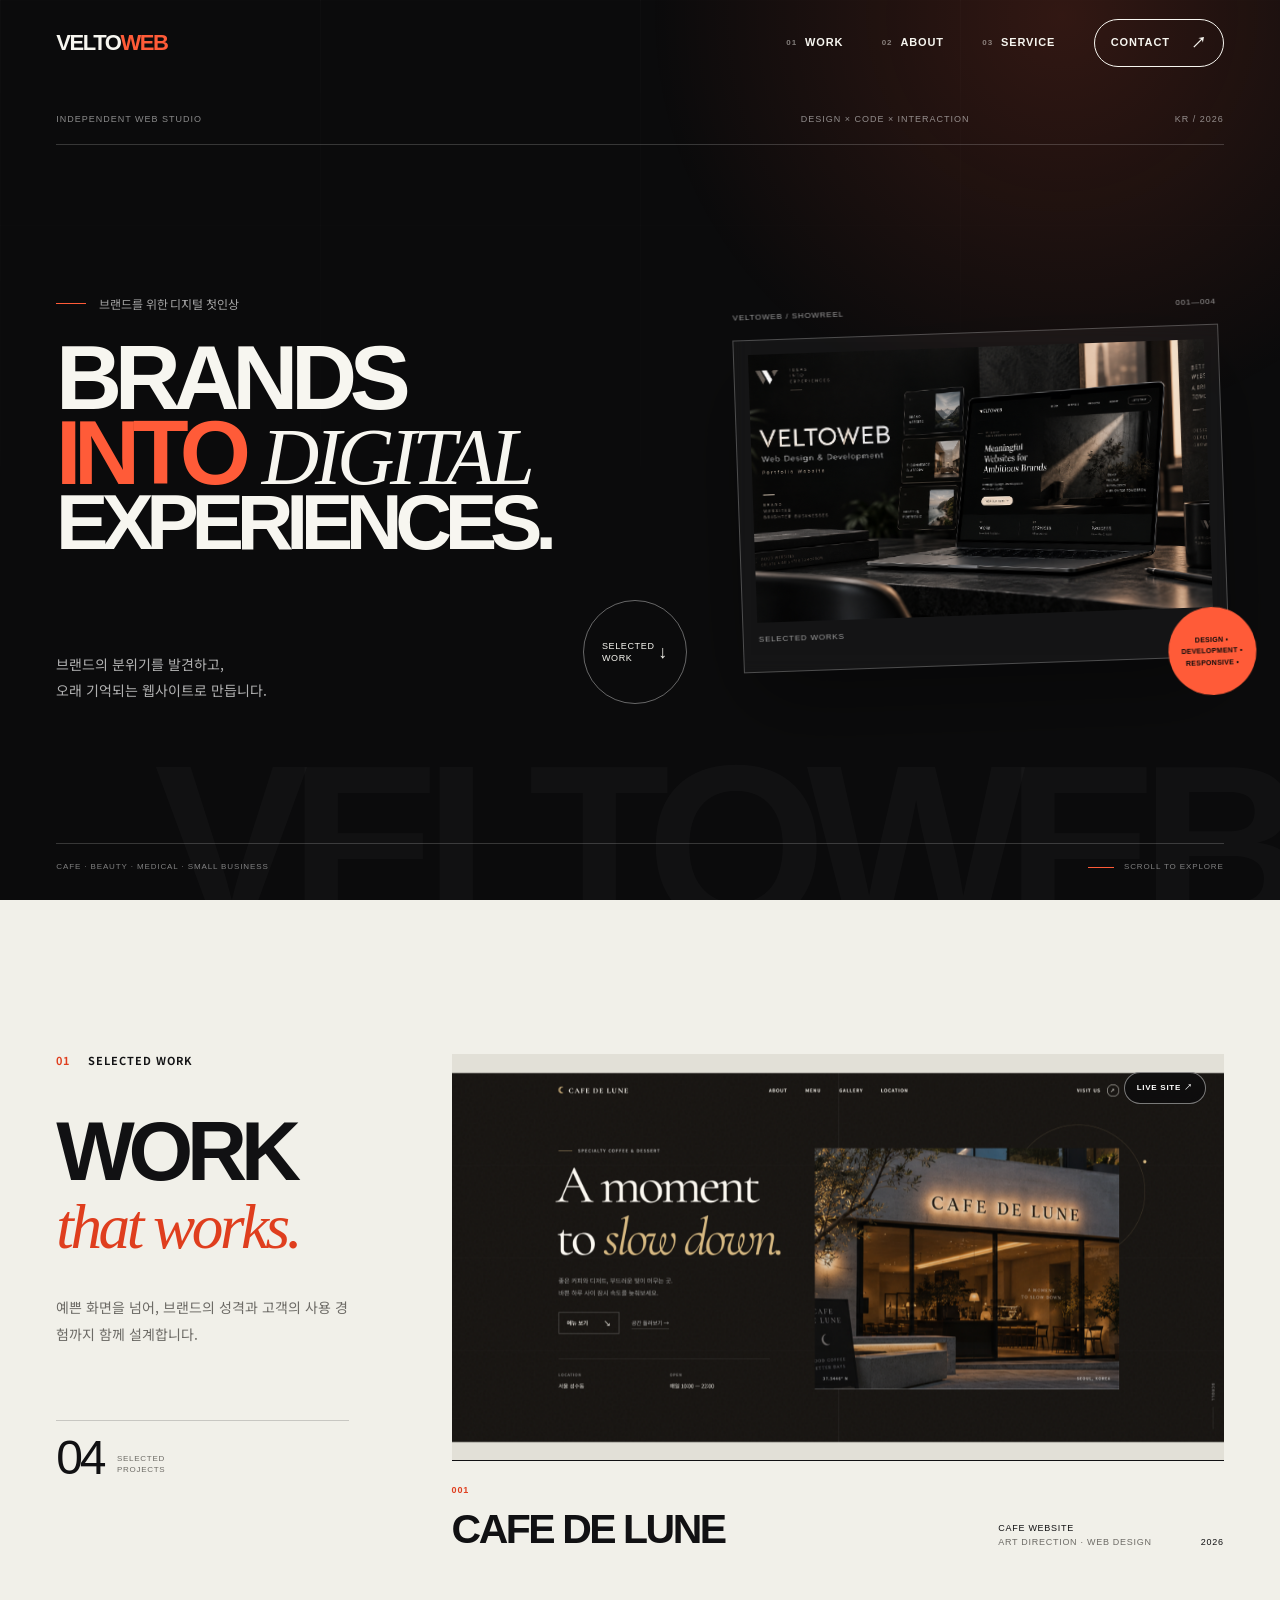
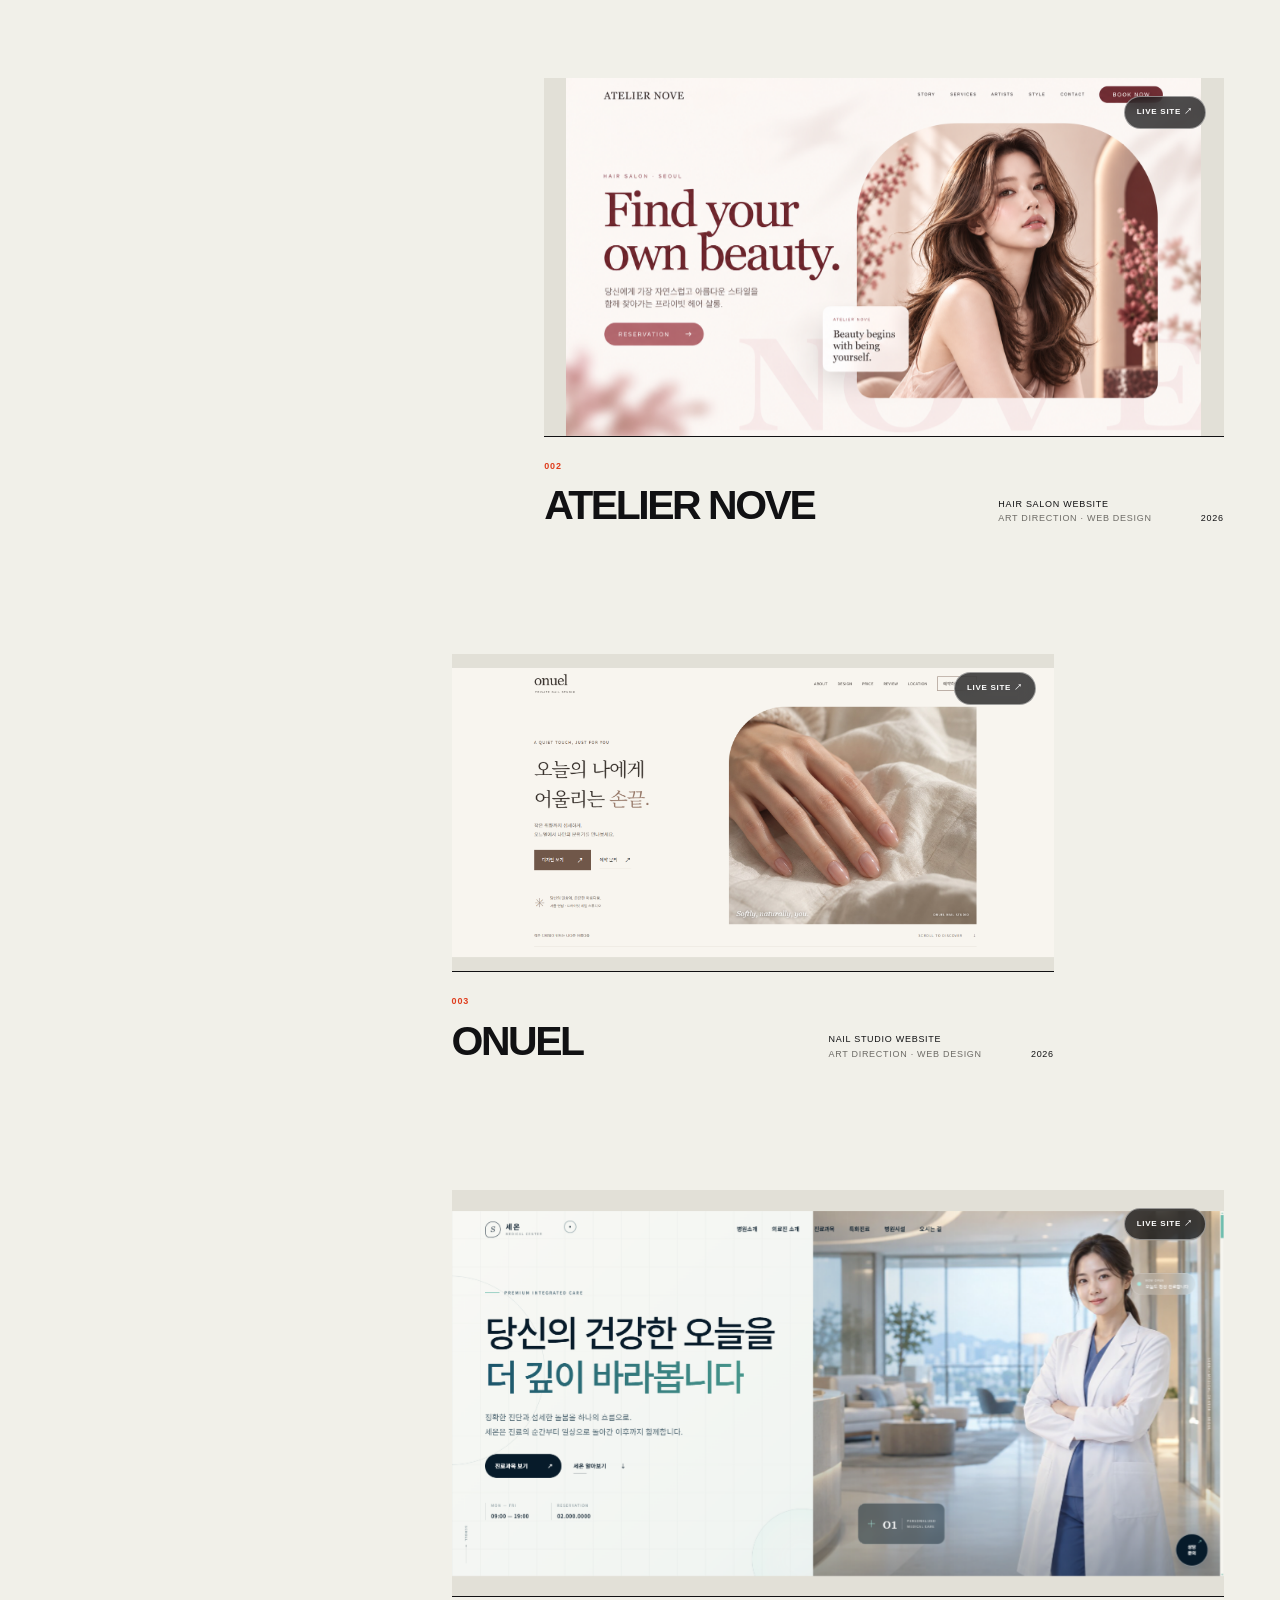
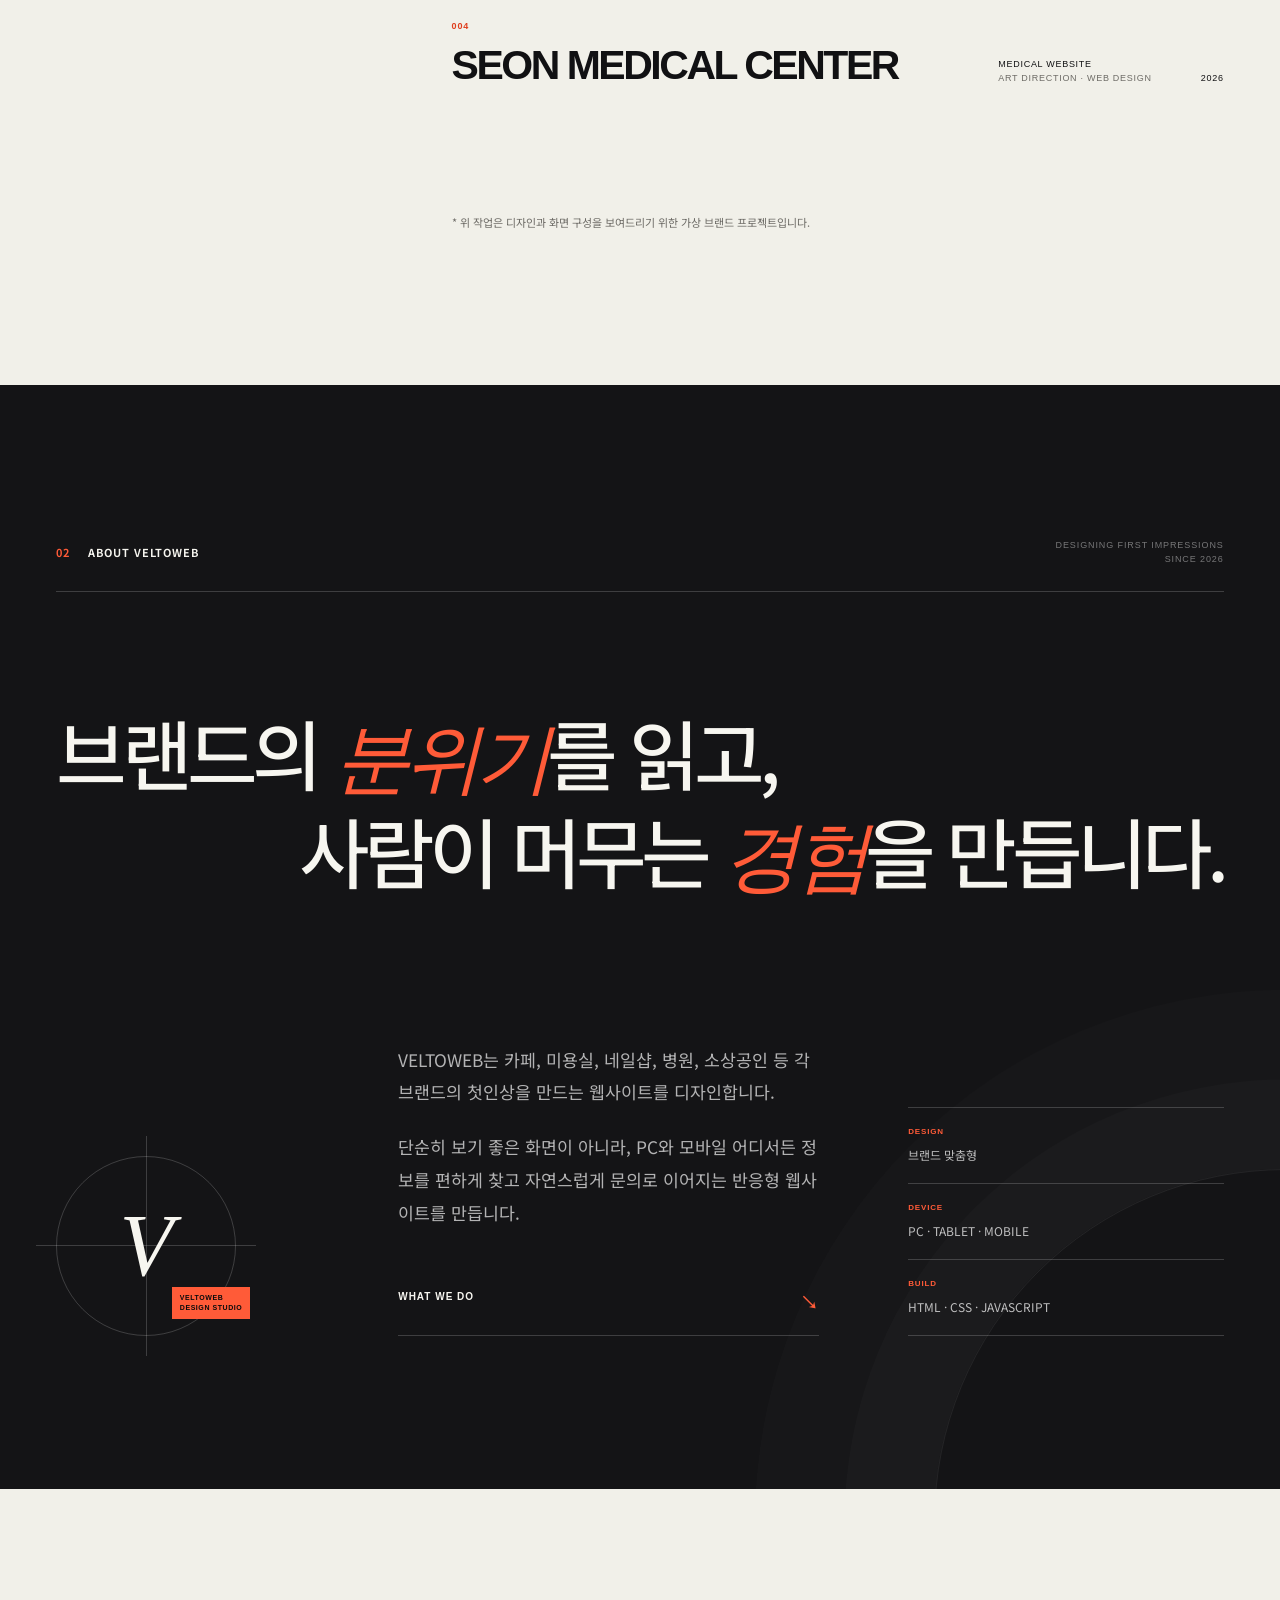
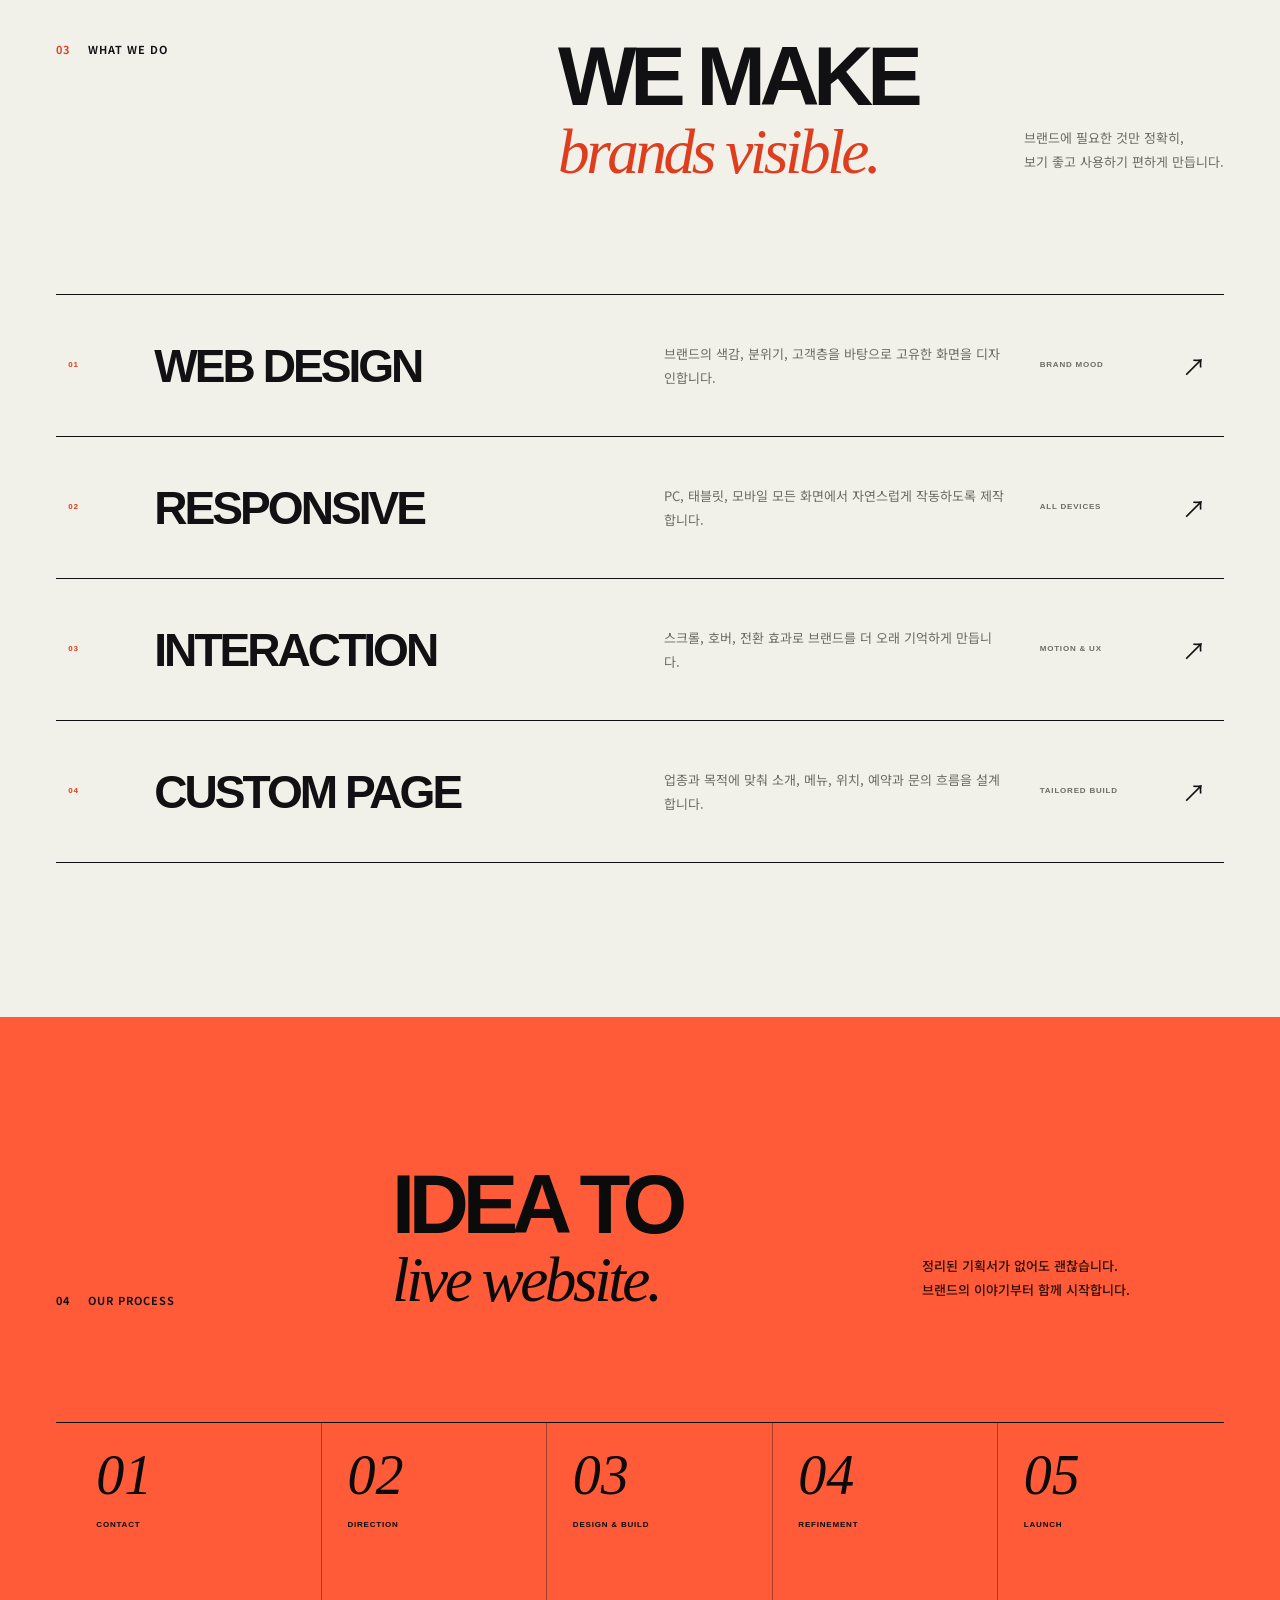
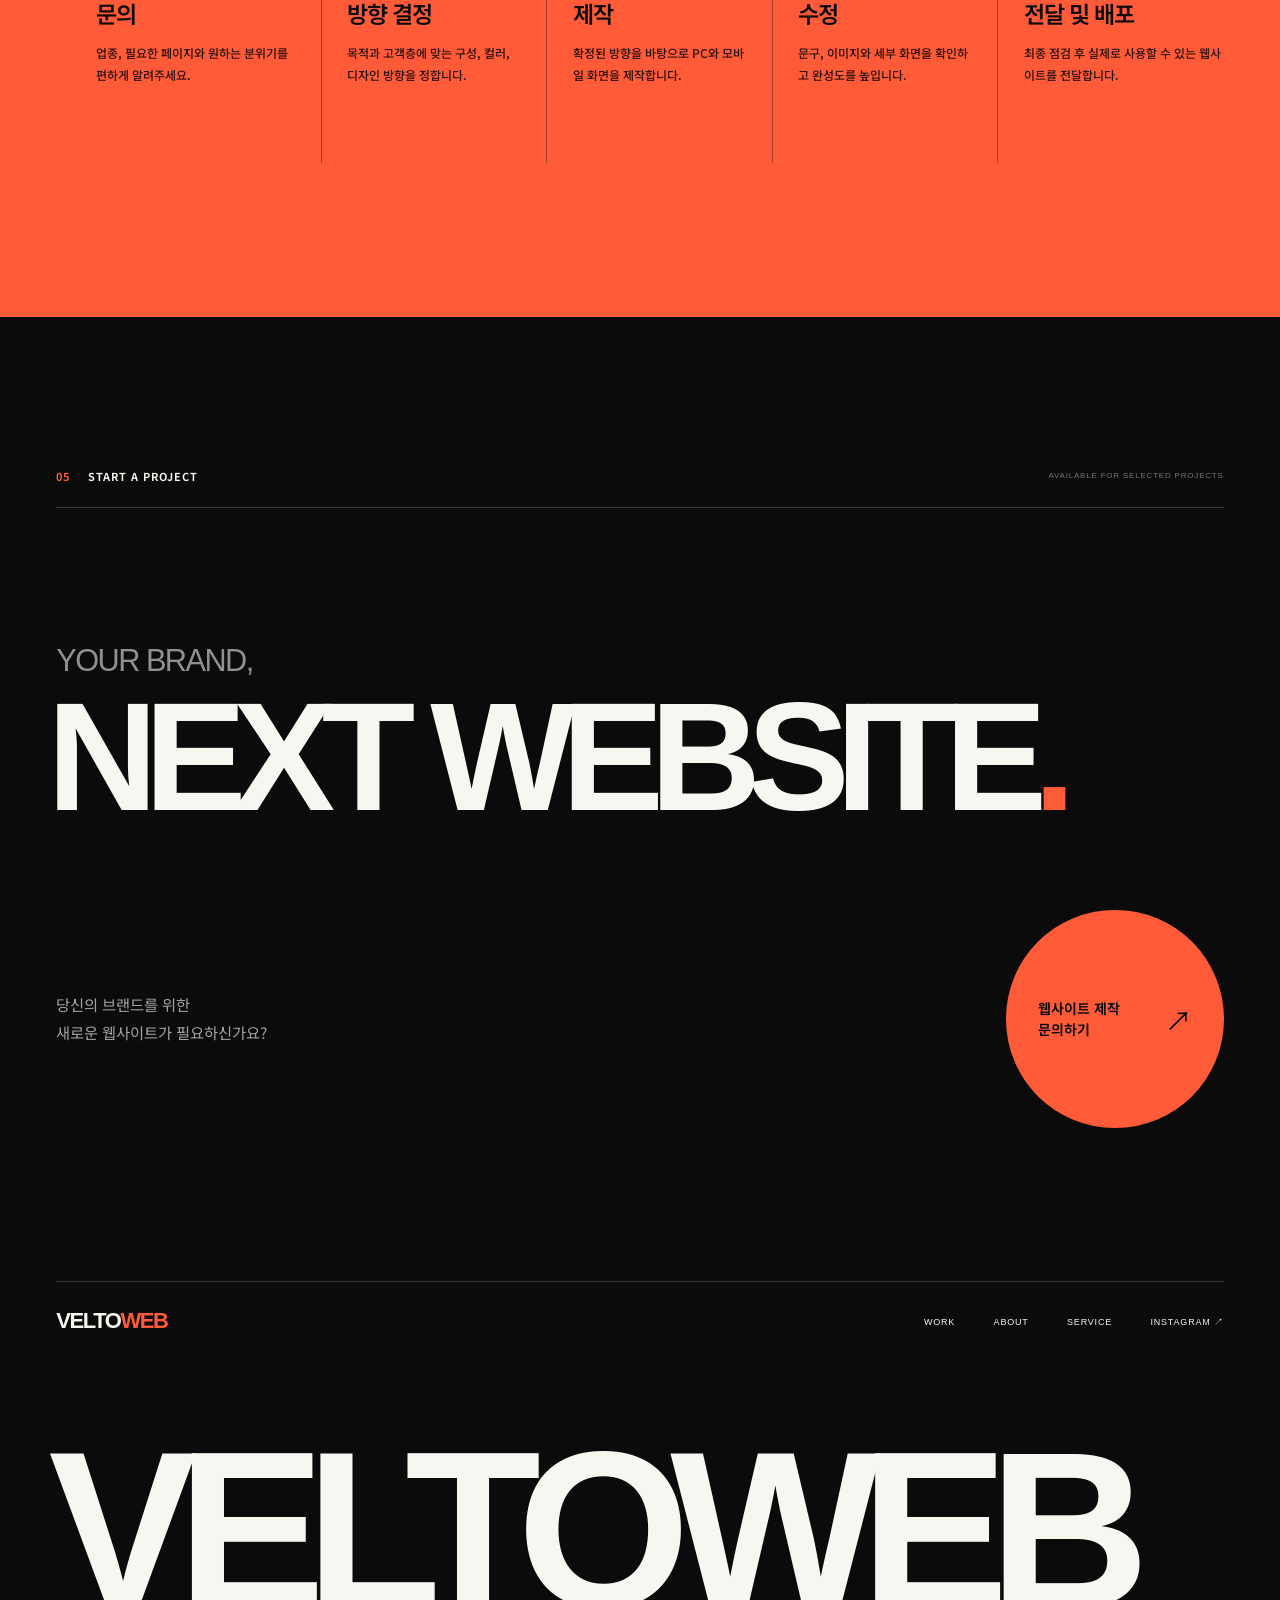
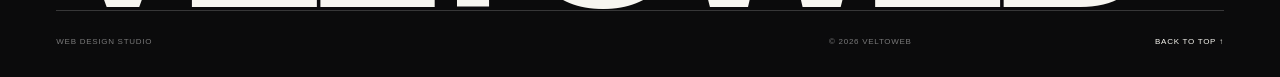
<file: index.html>
<!doctype html>
<html lang="ko">
<head>
  <meta charset="UTF-8">
  <meta name="viewport" content="width=device-width, initial-scale=1, viewport-fit=cover">
  <meta name="theme-color" content="#0b0b0c">

  <title>VELTOWEB — Web Design Studio</title>
  <meta name="description" content="카페, 미용실, 네일샵, 병원과 소상공인을 위한 반응형 웹사이트를 디자인하는 VELTOWEB입니다.">
  <meta property="og:title" content="VELTOWEB — Web Design Studio">
  <meta property="og:description" content="브랜드의 첫인상을 만드는 웹사이트. 디자인부터 반응형 제작까지 VELTOWEB과 함께하세요.">
  <meta property="og:type" content="website">
  <meta property="og:url" content="https://veltoweb.github.io/">
  <meta property="og:image" content="https://veltoweb.github.io/images/preview-cover-2.png">
  <meta name="twitter:card" content="summary_large_image">

  <link rel="stylesheet" href="fonts/noto-sans-kr.css">
  <link rel="stylesheet" href="style.css">
  <script src="script.js" defer></script>
</head>
<body>
  <a class="skip-link" href="#main">본문으로 바로가기</a>

  <div class="intro" aria-hidden="true">
    <div class="intro__inner">
      <p class="intro__label">WEB DESIGN STUDIO</p>
      <div class="intro__wordmark" aria-label="VELTOWEB">
        <span>VELTO</span><span class="accent-text">WEB</span>
      </div>
      <div class="intro__track"><span></span></div>
      <p class="intro__count">EST. 2026</p>
    </div>
  </div>

  <div class="cursor" aria-hidden="true">
    <span class="cursor__label">VIEW</span>
  </div>

  <header class="site-header" data-header>
    <a class="brand" href="#home" aria-label="VELTOWEB 처음으로">
      <span>VELTO</span><span class="brand__accent">WEB</span>
    </a>

    <nav class="desktop-nav" aria-label="주 메뉴">
      <a href="#work"><span>01</span> WORK</a>
      <a href="#about"><span>02</span> ABOUT</a>
      <a href="#service"><span>03</span> SERVICE</a>
      <a class="desktop-nav__contact" href="#contact">CONTACT <span aria-hidden="true">↗</span></a>
    </nav>

    <button class="menu-toggle" type="button" aria-expanded="false" aria-controls="mobile-menu" aria-label="메뉴 열기">
      <span></span><span></span>
    </button>
    <span class="scroll-progress" aria-hidden="true"></span>
  </header>

  <div class="mobile-menu" id="mobile-menu" aria-hidden="true">
    <div class="mobile-menu__top">
      <span class="brand"><span>VELTO</span><span class="brand__accent">WEB</span></span>
      <button class="menu-close" type="button" aria-label="메뉴 닫기">CLOSE <span>×</span></button>
    </div>
    <nav aria-label="모바일 주 메뉴">
      <a href="#work"><small>01</small><span>WORK</span><em>작업 사례</em><b>↗</b></a>
      <a href="#about"><small>02</small><span>ABOUT</span><em>벨토웹 소개</em><b>↗</b></a>
      <a href="#service"><small>03</small><span>SERVICE</span><em>제작 서비스</em><b>↗</b></a>
      <a href="#process"><small>04</small><span>PROCESS</span><em>제작 과정</em><b>↗</b></a>
      <a href="#contact"><small>05</small><span>CONTACT</span><em>제작 문의</em><b>↗</b></a>
    </nav>
    <div class="mobile-menu__bottom">
      <p>WEB DESIGN &amp; DEVELOPMENT</p>
      <a href="https://www.instagram.com/veltoweb_kr/" target="_blank" rel="noopener noreferrer">INSTAGRAM ↗</a>
    </div>
  </div>

  <main id="main">
    <section class="hero dark-section" id="home" data-nav-theme="dark" aria-labelledby="hero-title">
      <div class="hero__ambient" aria-hidden="true"></div>
      <div class="hero__grid" aria-hidden="true"></div>

      <div class="hero__meta hero-reveal">
        <span>INDEPENDENT WEB STUDIO</span>
        <span>DESIGN × CODE × INTERACTION</span>
        <span>KR / 2026</span>
      </div>

      <div class="hero__main">
        <div class="hero__copy">
          <p class="hero__eyebrow hero-reveal"><span></span> 브랜드를 위한 디지털 첫인상</p>
          <h1 id="hero-title">
            <span class="hero-line"><span>BRANDS</span></span>
            <span class="hero-line"><span>INTO <em>DIGITAL</em></span></span>
            <span class="hero-line"><span>EXPERIENCES.</span></span>
          </h1>
          <div class="hero__summary hero-reveal">
            <p>브랜드의 분위기를 발견하고,<br>오래 기억되는 웹사이트로 만듭니다.</p>
            <a class="round-link" href="#work" aria-label="선택한 프로젝트 보기">
              <span>SELECTED<br>WORK</span><b aria-hidden="true">↓</b>
            </a>
          </div>
        </div>

        <div class="hero__visual hero-reveal" data-tilt>
          <a href="#work" class="hero-frame" aria-label="VELTOWEB 프로젝트 둘러보기">
            <div class="hero-frame__image">
              <img src="images/preview-cover-2.png" width="1731" height="909" alt="VELTOWEB 웹디자인 스튜디오 포트폴리오 화면" fetchpriority="high" decoding="async">
            </div>
            <div class="hero-frame__top"><span>VELTOWEB / SHOWREEL</span><span>001—004</span></div>
            <div class="hero-frame__bottom"><span>SELECTED WORKS</span><span aria-hidden="true">↗</span></div>
          </a>
          <span class="hero__orbit" aria-hidden="true">DESIGN • DEVELOPMENT • RESPONSIVE •</span>
        </div>
      </div>

      <div class="hero__footer hero-reveal">
        <p>CAFE · BEAUTY · MEDICAL · SMALL BUSINESS</p>
        <p class="hero__scroll"><span></span> SCROLL TO EXPLORE</p>
      </div>
      <div class="hero__watermark" aria-hidden="true">VELTOWEB</div>
    </section>

    <section class="work light-section" id="work" data-nav-theme="light" aria-labelledby="work-title">
      <div class="work__layout">
        <header class="work__intro" data-reveal>
          <p class="section-kicker"><span>01</span> SELECTED WORK</p>
          <h2 id="work-title">WORK<br><em>that works.</em></h2>
          <p>예쁜 화면을 넘어, 브랜드의 성격과 고객의 사용 경험까지 함께 설계합니다.</p>
          <div class="work__count"><strong>04</strong><span>SELECTED<br>PROJECTS</span></div>
        </header>

        <div class="project-list">
          <article class="project project--wide" data-reveal>
            <a class="project__link" href="https://veltoweb.github.io/cafe-de-lune/index.html" target="_blank" rel="noopener noreferrer" data-cursor="VIEW" aria-label="CAFE DE LUNE 프로젝트 보기, 새 창">
              <div class="project__media">
                <img src="images/cafe-de-lune.png" width="1900" height="908" alt="CAFE DE LUNE 카페 웹사이트 메인 화면" loading="lazy" decoding="async">
                <span class="project__shade"></span>
                <span class="project__reveal" aria-hidden="true"></span>
                <span class="project__badge">LIVE SITE ↗</span>
              </div>
              <div class="project__info">
                <div><span class="project__number">001</span><h3>CAFE DE LUNE</h3></div>
                <p>CAFE WEBSITE<br><span>ART DIRECTION · WEB DESIGN</span></p>
                <time datetime="2026">2026</time>
              </div>
            </a>
          </article>

          <article class="project project--offset" data-reveal>
            <a class="project__link" href="https://veltoweb.github.io/atelier-nove/index.html" target="_blank" rel="noopener noreferrer" data-cursor="VIEW" aria-label="ATELIER NOVE 프로젝트 보기, 새 창">
              <div class="project__media">
                <img src="images/atelier-nove.png" width="1672" height="941" alt="ATELIER NOVE 헤어 살롱 웹사이트 메인 화면" loading="lazy" decoding="async">
                <span class="project__shade"></span>
                <span class="project__reveal" aria-hidden="true"></span>
                <span class="project__badge">LIVE SITE ↗</span>
              </div>
              <div class="project__info">
                <div><span class="project__number">002</span><h3>ATELIER NOVE</h3></div>
                <p>HAIR SALON WEBSITE<br><span>ART DIRECTION · WEB DESIGN</span></p>
                <time datetime="2026">2026</time>
              </div>
            </a>
          </article>

          <article class="project project--narrow" data-reveal>
            <a class="project__link" href="https://veltoweb.github.io/onuel/" target="_blank" rel="noopener noreferrer" data-cursor="VIEW" aria-label="ONUEL 프로젝트 보기, 새 창">
              <div class="project__media">
                <img src="images/onuel.png" width="1888" height="904" alt="ONUEL 네일샵 웹사이트 메인 화면" loading="lazy" decoding="async">
                <span class="project__shade"></span>
                <span class="project__reveal" aria-hidden="true"></span>
                <span class="project__badge">LIVE SITE ↗</span>
              </div>
              <div class="project__info">
                <div><span class="project__number">003</span><h3>ONUEL</h3></div>
                <p>NAIL STUDIO WEBSITE<br><span>ART DIRECTION · WEB DESIGN</span></p>
                <time datetime="2026">2026</time>
              </div>
            </a>
          </article>

          <article class="project project--wide" data-reveal>
            <a class="project__link" href="https://veltoweb.github.io/seon-medical-center/" target="_blank" rel="noopener noreferrer" data-cursor="VIEW" aria-label="SEON MEDICAL CENTER 프로젝트 보기, 새 창">
              <div class="project__media">
                <img src="images/seon-medical-center.png" width="1919" height="907" alt="SEON MEDICAL CENTER 병원 웹사이트 메인 화면" loading="lazy" decoding="async">
                <span class="project__shade"></span>
                <span class="project__reveal" aria-hidden="true"></span>
                <span class="project__badge">LIVE SITE ↗</span>
              </div>
              <div class="project__info">
                <div><span class="project__number">004</span><h3>SEON MEDICAL CENTER</h3></div>
                <p>MEDICAL WEBSITE<br><span>ART DIRECTION · WEB DESIGN</span></p>
                <time datetime="2026">2026</time>
              </div>
            </a>
          </article>

          <p class="project-disclaimer">* 위 작업은 디자인과 화면 구성을 보여드리기 위한 가상 브랜드 프로젝트입니다.</p>
        </div>
      </div>
    </section>

    <section class="about dark-section" id="about" data-nav-theme="dark" aria-labelledby="about-title">
      <div class="about__top" data-reveal>
        <p class="section-kicker section-kicker--light"><span>02</span> ABOUT VELTOWEB</p>
        <p>DESIGNING FIRST IMPRESSIONS<br>SINCE 2026</p>
      </div>

      <div class="about__statement" data-reveal>
        <h2 id="about-title">
          <span>브랜드의 <em>분위기</em>를 읽고,</span>
          <span>사람이 머무는 <em>경험</em>을 만듭니다.</span>
        </h2>
      </div>

      <div class="about__body">
        <div class="about__mark" data-reveal aria-hidden="true">
          <span>V</span><small>VELTOWEB<br>DESIGN STUDIO</small>
        </div>
        <div class="about__copy" data-reveal>
          <p>VELTOWEB는 카페, 미용실, 네일샵, 병원, 소상공인 등 각 브랜드의 첫인상을 만드는 웹사이트를 디자인합니다.</p>
          <p>단순히 보기 좋은 화면이 아니라, PC와 모바일 어디서든 정보를 편하게 찾고 자연스럽게 문의로 이어지는 반응형 웹사이트를 만듭니다.</p>
          <a class="line-link" href="#service">WHAT WE DO <span aria-hidden="true">↘</span></a>
        </div>
        <dl class="about__facts" data-reveal>
          <div><dt>DESIGN</dt><dd>브랜드 맞춤형</dd></div>
          <div><dt>DEVICE</dt><dd>PC · TABLET · MOBILE</dd></div>
          <div><dt>BUILD</dt><dd>HTML · CSS · JAVASCRIPT</dd></div>
        </dl>
      </div>
    </section>

    <section class="services light-section" id="service" data-nav-theme="light" aria-labelledby="service-title">
      <header class="section-head" data-reveal>
        <p class="section-kicker"><span>03</span> WHAT WE DO</p>
        <div>
          <h2 id="service-title">WE MAKE<br><em>brands visible.</em></h2>
          <p>브랜드에 필요한 것만 정확히,<br>보기 좋고 사용하기 편하게 만듭니다.</p>
        </div>
      </header>

      <div class="service-list">
        <article class="service-row" data-reveal>
          <span class="service-row__number">01</span>
          <h3>WEB DESIGN</h3>
          <p>브랜드의 색감, 분위기, 고객층을 바탕으로 고유한 화면을 디자인합니다.</p>
          <span class="service-row__tag">BRAND MOOD</span>
          <span class="service-row__arrow" aria-hidden="true">↗</span>
        </article>
        <article class="service-row" data-reveal>
          <span class="service-row__number">02</span>
          <h3>RESPONSIVE</h3>
          <p>PC, 태블릿, 모바일 모든 화면에서 자연스럽게 작동하도록 제작합니다.</p>
          <span class="service-row__tag">ALL DEVICES</span>
          <span class="service-row__arrow" aria-hidden="true">↗</span>
        </article>
        <article class="service-row" data-reveal>
          <span class="service-row__number">03</span>
          <h3>INTERACTION</h3>
          <p>스크롤, 호버, 전환 효과로 브랜드를 더 오래 기억하게 만듭니다.</p>
          <span class="service-row__tag">MOTION &amp; UX</span>
          <span class="service-row__arrow" aria-hidden="true">↗</span>
        </article>
        <article class="service-row" data-reveal>
          <span class="service-row__number">04</span>
          <h3>CUSTOM PAGE</h3>
          <p>업종과 목적에 맞춰 소개, 메뉴, 위치, 예약과 문의 흐름을 설계합니다.</p>
          <span class="service-row__tag">TAILORED BUILD</span>
          <span class="service-row__arrow" aria-hidden="true">↗</span>
        </article>
      </div>
    </section>

    <section class="process accent-section" id="process" data-nav-theme="light" aria-labelledby="process-title">
      <header class="process__head" data-reveal>
        <p class="section-kicker"><span>04</span> OUR PROCESS</p>
        <h2 id="process-title">IDEA TO<br><em>live website.</em></h2>
        <p>정리된 기획서가 없어도 괜찮습니다.<br>브랜드의 이야기부터 함께 시작합니다.</p>
      </header>

      <ol class="process__steps">
        <li data-reveal>
          <span>01</span><small>CONTACT</small><h3>문의</h3>
          <p>업종, 필요한 페이지와 원하는 분위기를 편하게 알려주세요.</p>
        </li>
        <li data-reveal>
          <span>02</span><small>DIRECTION</small><h3>방향 결정</h3>
          <p>목적과 고객층에 맞는 구성, 컬러, 디자인 방향을 정합니다.</p>
        </li>
        <li data-reveal>
          <span>03</span><small>DESIGN &amp; BUILD</small><h3>제작</h3>
          <p>확정된 방향을 바탕으로 PC와 모바일 화면을 제작합니다.</p>
        </li>
        <li data-reveal>
          <span>04</span><small>REFINEMENT</small><h3>수정</h3>
          <p>문구, 이미지와 세부 화면을 확인하고 완성도를 높입니다.</p>
        </li>
        <li data-reveal>
          <span>05</span><small>LAUNCH</small><h3>전달 및 배포</h3>
          <p>최종 점검 후 실제로 사용할 수 있는 웹사이트를 전달합니다.</p>
        </li>
      </ol>
    </section>

    <section class="contact dark-section" id="contact" data-nav-theme="dark" aria-labelledby="contact-title">
      <div class="contact__meta" data-reveal>
        <p class="section-kicker section-kicker--light"><span>05</span> START A PROJECT</p>
        <p>AVAILABLE FOR SELECTED PROJECTS</p>
      </div>

      <div class="contact__main" data-reveal>
        <p>YOUR BRAND,</p>
        <h2 id="contact-title">NEXT WEBSITE<span>.</span></h2>
        <div class="contact__bottom">
          <p>당신의 브랜드를 위한<br>새로운 웹사이트가 필요하신가요?</p>
          <a class="contact-button" href="https://ig.me/m/veltoweb_kr" target="_blank" rel="noopener noreferrer" data-cursor="GO">
            <span>웹사이트 제작<br>문의하기</span><b aria-hidden="true">↗</b>
          </a>
        </div>
      </div>

      <footer class="footer">
        <div class="footer__top">
          <a class="brand" href="#home"><span>VELTO</span><span class="brand__accent">WEB</span></a>
          <nav aria-label="하단 메뉴">
            <a href="#work">WORK</a><a href="#about">ABOUT</a><a href="#service">SERVICE</a>
            <a href="https://www.instagram.com/veltoweb_kr/" target="_blank" rel="noopener noreferrer">INSTAGRAM ↗</a>
          </nav>
        </div>
        <div class="footer__wordmark" aria-hidden="true">VELTOWEB</div>
        <div class="footer__bottom">
          <span>WEB DESIGN STUDIO</span><span>© 2026 VELTOWEB</span><a href="#home">BACK TO TOP ↑</a>
        </div>
      </footer>
    </section>
  </main>
</body>
</html>
</file>
<file: fonts/noto-sans-kr.css>
/* Noto Sans KR Variable — local subsets used by this project. */
@font-face {
  font-family: "Noto Sans KR VELTO";
  font-style: normal;
  font-display: swap;
  font-weight: 100 900;
  src: url("./noto-sans-kr-98-wght-normal.woff2") format("woff2-variations");
  unicode-range: U+2197-2198;
}

@font-face {
  font-family: "Noto Sans KR VELTO";
  font-style: normal;
  font-display: swap;
  font-weight: 100 900;
  src: url("./noto-sans-kr-109-wght-normal.woff2") format("woff2-variations");
  unicode-range: U+2191, U+B4ED;
}

@font-face {
  font-family: "Noto Sans KR VELTO";
  font-style: normal;
  font-display: swap;
  font-weight: 100 900;
  src: url("./noto-sans-kr-110-wght-normal.woff2") format("woff2-variations");
  unicode-range: U+CDB0;
}

@font-face {
  font-family: "Noto Sans KR VELTO";
  font-style: normal;
  font-display: swap;
  font-weight: 100 900;
  src: url("./noto-sans-kr-111-wght-normal.woff2") format("woff2-variations");
  unicode-range: U+AD1C, U+C81D, U+CC2E;
}

@font-face {
  font-family: "Noto Sans KR VELTO";
  font-style: normal;
  font-display: swap;
  font-weight: 100 900;
  src: url("./noto-sans-kr-112-wght-normal.woff2") format("woff2-variations");
  unicode-range: U+B864, U+B871, U+B9BF, U+C0F5, U+C77D, U+CDA4, U+D0D5, U+D29C, U+D750;
}

@font-face {
  font-family: "Noto Sans KR VELTO";
  font-style: normal;
  font-display: swap;
  font-weight: 100 900;
  src: url("./noto-sans-kr-113-wght-normal.woff2") format("woff2-variations");
  unicode-range: U+B458, U+B840, U+BCA8, U+C05C, U+CEEC, U+D138, U+D3F4;
}

@font-face {
  font-family: "Noto Sans KR VELTO";
  font-style: normal;
  font-display: swap;
  font-weight: 100 900;
  src: url("./noto-sans-kr-114-wght-normal.woff2") format("woff2-variations");
  unicode-range: U+B118, U+B192, U+B7FD, U+C5B5, U+C6F9, U+C751, U+CCAB, U+CE35, U+D5E4, U+D68D, U+D6A8;
}

@font-face {
  font-family: "Noto Sans KR VELTO";
  font-style: normal;
  font-display: swap;
  font-weight: 100 900;
  src: url("./noto-sans-kr-115-wght-normal.woff2") format("woff2-variations");
  unicode-range: U+ACAC, U+B79C, U+B9DE, U+BA38, U+BCD1, U+C0B4, U+C644, U+D5A5, U+D5D8;
}

@font-face {
  font-family: "Noto Sans KR VELTO";
  font-style: normal;
  font-display: swap;
  font-weight: 100 900;
  src: url("./noto-sans-kr-116-wght-normal.woff2") format("woff2-variations");
  unicode-range: U+AC01, U+AC1D, U+ACA9, U+ACB0, U+AED8, U+B2EB-B2EC, U+B4E0, U+B78C, U+B984, U+BC0F, U+C0C8, U+C21C, U+C5F4, U+C810, U+C885, U+C88B, U+CC3D-CC3E, U+D0DD, U+D3B8, U+D544, U+D615, U+D655, U+D658;
}

@font-face {
  font-family: "Noto Sans KR VELTO";
  font-style: normal;
  font-display: swap;
  font-weight: 100 900;
  src: url("./noto-sans-kr-117-wght-normal.woff2") format("woff2-variations");
  unicode-range: U+AC10, U+AC80, U+AC83, U+ACC4, U+AE4C, U+B124, U+B274, U+B2E8, U+B2F9, U+B354, U+B418, U+B41C, U+B4F1, U+B514, U+B798, U+B824, U+BAA9, U+BC18, U+BC1C, U+BC30, U+BC84, U+BCF8, U+BD84, U+BE0C, U+BE14, U+C0C9, U+C124, U+C2E4, U+C54C, U+C57C-C57D, U+C5C5-C5C6, U+C608, U+C640, U+C801, U+CC98, U+CD5C, U+D0DC, U+D1A0, U+D398, U+D560, U+D568, U+D6C4, U+D788;
}

@font-face {
  font-family: "Noto Sans KR VELTO";
  font-style: normal;
  font-display: swap;
  font-weight: 100 900;
  src: url("./noto-sans-kr-118-wght-normal.woff2") format("woff2-variations");
  unicode-range: U+AC1C, U+AC8C, U+ACBD, U+ACF5, U+ACFC, U+AD6C, U+B294, U+B2C8, U+B3C4, U+B3D9, U+B4DC, U+B77C, U+B7EC, U+B85D, U+B97C, U+B9CC, U+BA54, U+BA74, U+BAA8, U+BB34, U+BB38, U+BBF8, U+BC14, U+BC29, U+BCF4, U+BD80, U+BE44, U+C0C1, U+C11C, U+C120, U+C131, U+C138, U+C18C, U+C218, U+C2B5, U+C2E0, U+C544, U+C5B4, U+C5D0, U+C5EC, U+C5F0, U+C624, U+C694, U+C6A9, U+C6B4, U+C6D0, U+C704, U+C720, U+C73C, U+C740, U+C744, U+C74C, U+C758, U+C77C, U+C785, U+C788, U+C790-C791, U+C804, U+C815, U+C81C, U+C8FC, U+CE58, U+CE74, U+D06C, U+D130, U+D2B8, U+D3EC, U+D504, U+D55C, U+D569, U+D638, U+D654;
}

@font-face {
  font-family: "Noto Sans KR VELTO";
  font-style: normal;
  font-display: swap;
  font-weight: 100 900;
  src: url("./noto-sans-kr-119-wght-normal.woff2") format("woff2-variations");
  unicode-range: U+AC00, U+ACE0, U+AE30, U+B2E4, U+B85C, U+B9AC, U+C0AC, U+C2A4, U+C2DC, U+C774, U+C778, U+C9C0, U+D558;
}

@font-face {
  font-family: "Noto Sans KR VELTO";
  font-style: normal;
  font-display: swap;
  font-weight: 100 900;
  src: url("./noto-sans-kr-latin-wght-normal.woff2") format("woff2-variations");
  unicode-range: U+0000-00FF, U+0131, U+0152-0153, U+02BB-02BC, U+02C6, U+02DA, U+02DC, U+0304, U+0308, U+0329, U+2000-206F, U+20AC, U+2122, U+2191, U+2193, U+2212, U+2215, U+FEFF, U+FFFD;
}
</file>
<file: style.css>
/* =========================================================
   VELTOWEB — PREMIUM STUDIO REDESIGN
   Sections: Base / Intro / Navigation / Hero / Work /
   About / Services / Process / Contact / Motion / Responsive
   ========================================================= */

:root {
  --black: #0b0b0c;
  --black-soft: #141416;
  --paper: #f1f0e9;
  --paper-deep: #e6e4da;
  --ink: #111113;
  --muted: #6d6b66;
  --line: rgba(17, 17, 19, 0.18);
  --line-light: rgba(255, 255, 255, 0.18);
  --white: #f7f6f0;
  --accent: #ff5b38;
  --accent-dark: #df3e1e;
  --pad: clamp(24px, 4.4vw, 84px);
  --section-space: clamp(110px, 12vw, 210px);
  --ease: cubic-bezier(0.22, 1, 0.36, 1);
  --ease-in-out: cubic-bezier(0.65, 0, 0.35, 1);
}

/* -------------------- BASE -------------------- */
*, *::before, *::after {
  box-sizing: border-box;
}

html {
  scroll-behavior: smooth;
  scroll-padding-top: 96px;
}

body {
  margin: 0;
  background: var(--black);
  color: var(--ink);
  font-family: "Noto Sans KR VELTO", "Apple SD Gothic Neo", "Noto Sans KR", "Segoe UI", "Malgun Gothic", sans-serif;
  font-size: 16px;
  line-height: 1.6;
  -webkit-font-smoothing: antialiased;
  text-rendering: optimizeLegibility;
  overflow-x: clip;
}

body.menu-open,
body.intro-open {
  overflow: hidden;
}

main,
section,
header,
footer,
div,
article,
nav {
  min-width: 0;
}

a {
  color: inherit;
  text-decoration: none;
}

button {
  border: 0;
  color: inherit;
  font: inherit;
}

img {
  display: block;
  max-width: 100%;
}

h1, h2, h3, p, dl, dd, ol {
  margin: 0;
}

h1, h2, h3 {
  font-weight: 500;
  line-height: 1;
}

em {
  font-family: Georgia, "Times New Roman", serif;
  font-weight: 400;
}

::selection {
  background: var(--accent);
  color: var(--black);
}

:focus-visible {
  outline: 2px solid var(--accent);
  outline-offset: 5px;
}

.skip-link {
  position: fixed;
  z-index: 3000;
  top: 12px;
  left: 14px;
  padding: 12px 18px;
  background: var(--accent);
  color: var(--black);
  font-size: 13px;
  font-weight: 700;
  transform: translateY(-160%);
  transition: transform 0.25s;
}

.skip-link:focus {
  transform: translateY(0);
}

.section-kicker {
  display: flex;
  align-items: center;
  gap: 18px;
  color: var(--ink);
  font-size: 11px;
  font-weight: 650;
  letter-spacing: 0.09em;
  line-height: 1.2;
}

.section-kicker span {
  color: var(--accent-dark);
  font-variant-numeric: tabular-nums;
}

.section-kicker--light {
  color: var(--white);
}

.section-kicker--light span {
  color: var(--accent);
}

/* -------------------- INTRO -------------------- */
.intro {
  display: none;
  position: fixed;
  z-index: 2500;
  inset: 0;
  place-items: center;
  overflow: hidden;
  background: var(--paper);
  color: var(--black);
  transform: translateY(0);
}

.js-ready .intro {
  display: grid;
}

.intro__inner {
  width: min(880px, calc(100% - 48px));
}

.intro__label,
.intro__count {
  font-size: 10px;
  font-weight: 650;
  letter-spacing: 0.12em;
}

.intro__wordmark {
  display: flex;
  justify-content: center;
  margin: 18px 0 22px;
  font-family: Arial, Helvetica, sans-serif;
  font-size: clamp(48px, 10vw, 156px);
  font-weight: 800;
  letter-spacing: -0.085em;
  line-height: 0.82;
  white-space: nowrap;
}

.accent-text {
  color: var(--accent);
}

.intro__track {
  height: 1px;
  overflow: hidden;
  background: rgba(11, 11, 12, 0.15);
}

.intro__track span {
  display: block;
  width: 100%;
  height: 100%;
  background: var(--black);
  transform: scaleX(0);
  transform-origin: left;
}

.intro__count {
  margin-top: 13px;
  text-align: right;
}

.js-ready .intro__wordmark span {
  opacity: 0;
  transform: translateY(34px);
  animation: introWord 0.7s var(--ease) forwards;
}

.js-ready .intro__wordmark span:last-child {
  animation-delay: 0.08s;
}

.js-ready .intro__track span {
  animation: introTrack 0.72s 0.08s var(--ease-in-out) forwards;
}

.intro.is-finished {
  transform: translateY(-102%);
  transition: transform 0.72s var(--ease-in-out);
}

.intro.is-removed {
  display: none;
}

/* -------------------- CUSTOM CURSOR -------------------- */
.cursor {
  position: fixed;
  z-index: 2200;
  top: 0;
  left: 0;
  width: 16px;
  height: 16px;
  display: grid;
  place-items: center;
  border-radius: 50%;
  background: var(--accent);
  color: var(--black);
  pointer-events: none;
  opacity: 0;
  transform: translate3d(-50%, -50%, 0);
  transition: width 0.35s var(--ease), height 0.35s var(--ease), opacity 0.2s;
  will-change: transform, width, height;
}

.cursor.is-visible {
  opacity: 1;
}

.cursor.is-active {
  width: 82px;
  height: 82px;
}

.cursor__label {
  opacity: 0;
  font-size: 10px;
  font-weight: 750;
  letter-spacing: 0.08em;
  transition: opacity 0.2s;
}

.cursor.is-active .cursor__label {
  opacity: 1;
}

/* -------------------- NAVIGATION -------------------- */
.site-header {
  position: fixed;
  z-index: 1000;
  inset: 0 0 auto;
  height: 86px;
  display: flex;
  align-items: center;
  justify-content: space-between;
  padding: 0 var(--pad);
  color: var(--white);
  transition: height 0.4s var(--ease), color 0.35s, background 0.35s, border-color 0.35s;
}

.site-header::before {
  content: "";
  position: absolute;
  z-index: -1;
  inset: 0;
  border-bottom: 1px solid transparent;
  background: transparent;
  transition: inherit;
}

.site-header.is-scrolled {
  height: 70px;
}

.site-header.is-scrolled::before {
  border-color: rgba(255, 255, 255, 0.12);
  background: rgba(11, 11, 12, 0.86);
  -webkit-backdrop-filter: blur(18px);
  backdrop-filter: blur(18px);
}

.site-header.is-light {
  color: var(--ink);
}

.site-header.is-light.is-scrolled::before {
  border-color: rgba(17, 17, 19, 0.1);
  background: rgba(241, 240, 233, 0.9);
}

.brand {
  display: inline-flex;
  align-items: baseline;
  font-family: Arial, Helvetica, sans-serif;
  font-size: 22px;
  font-weight: 800;
  letter-spacing: -0.065em;
  line-height: 1;
}

.brand__accent {
  color: var(--accent);
}

.desktop-nav {
  display: flex;
  align-items: center;
  gap: clamp(24px, 3vw, 54px);
}

.desktop-nav a {
  position: relative;
  display: flex;
  align-items: center;
  gap: 8px;
  padding: 10px 0;
  font-family: Arial, Helvetica, sans-serif;
  font-size: 11px;
  font-weight: 600;
  letter-spacing: 0.08em;
}

.desktop-nav a::after {
  content: "";
  position: absolute;
  right: 0;
  bottom: 3px;
  left: 0;
  height: 1px;
  background: currentColor;
  transform: scaleX(0);
  transform-origin: right;
  transition: transform 0.35s var(--ease);
}

.desktop-nav a:hover::after,
.desktop-nav a[aria-current="true"]::after {
  transform: scaleX(1);
  transform-origin: left;
}

.desktop-nav a > span {
  opacity: 0.48;
  font-size: 8px;
}

.desktop-nav__contact {
  min-width: 130px;
  justify-content: space-between;
  border: 1px solid currentColor;
  border-radius: 999px;
  padding: 11px 16px !important;
}

.desktop-nav__contact::after {
  display: none;
}

.desktop-nav__contact > span {
  font-size: 15px !important;
  opacity: 1 !important;
  transition: transform 0.35s var(--ease);
}

.desktop-nav__contact:hover > span {
  transform: translate(3px, -3px);
}

.scroll-progress {
  position: absolute;
  right: 0;
  bottom: -1px;
  left: 0;
  height: 2px;
  background: var(--accent);
  transform: scaleX(0);
  transform-origin: left;
}

.menu-toggle {
  display: none;
  position: relative;
  width: 46px;
  height: 46px;
  padding: 0;
  background: transparent;
  cursor: pointer;
}

.menu-toggle span {
  position: absolute;
  left: 11px;
  width: 24px;
  height: 1px;
  background: currentColor;
}

.menu-toggle span:first-child { top: 18px; }
.menu-toggle span:last-child { top: 27px; }

.mobile-menu {
  position: fixed;
  z-index: 1800;
  inset: 0;
  display: flex;
  visibility: hidden;
  flex-direction: column;
  padding: 24px var(--pad) max(24px, env(safe-area-inset-bottom));
  background: var(--black);
  color: var(--white);
  opacity: 0;
  clip-path: inset(0 0 100% 0);
  pointer-events: none;
  transition: clip-path 0.65s var(--ease-in-out), opacity 0.3s, visibility 0.65s;
}

.mobile-menu.is-open {
  visibility: visible;
  opacity: 1;
  clip-path: inset(0 0 0 0);
  pointer-events: auto;
}

.mobile-menu__top {
  display: flex;
  align-items: center;
  justify-content: space-between;
}

.menu-close {
  min-height: 44px;
  padding: 8px 0 8px 20px;
  background: transparent;
  font-family: Arial, Helvetica, sans-serif;
  font-size: 10px;
  letter-spacing: 0.08em;
  cursor: pointer;
}

.menu-close span {
  margin-left: 9px;
  font-size: 22px;
  vertical-align: -2px;
}

.mobile-menu nav {
  margin: auto 0;
}

.mobile-menu nav a {
  display: grid;
  grid-template-columns: 28px minmax(0, 1fr) auto 20px;
  gap: 12px;
  align-items: baseline;
  padding: 14px 0;
  border-bottom: 1px solid var(--line-light);
}

.mobile-menu nav small {
  color: var(--accent);
  font-size: 9px;
}

.mobile-menu nav span {
  font-family: Arial, Helvetica, sans-serif;
  font-size: clamp(30px, 10vw, 58px);
  font-weight: 650;
  letter-spacing: -0.055em;
  line-height: 1;
}

.mobile-menu nav em {
  color: rgba(255, 255, 255, 0.52);
  font-family: inherit;
  font-size: 11px;
  font-style: normal;
}

.mobile-menu nav b {
  font-size: 18px;
  font-weight: 400;
}

.mobile-menu__bottom {
  display: flex;
  justify-content: space-between;
  gap: 16px;
  font-family: Arial, Helvetica, sans-serif;
  font-size: 9px;
  letter-spacing: 0.08em;
}

/* -------------------- HERO -------------------- */
.hero {
  position: relative;
  isolation: isolate;
  min-height: max(780px, 100svh);
  display: flex;
  flex-direction: column;
  overflow: hidden;
  padding: 112px var(--pad) 26px;
  background: var(--black);
  color: var(--white);
}

.hero__ambient {
  position: absolute;
  z-index: -2;
  width: min(70vw, 1100px);
  aspect-ratio: 1;
  top: -48%;
  right: -18%;
  border-radius: 50%;
  background: radial-gradient(circle, rgba(255, 91, 56, 0.16), rgba(255, 91, 56, 0) 65%);
  transform: translate3d(var(--ambient-x, 0), var(--ambient-y, 0), 0);
  will-change: transform;
}

.hero__grid {
  position: absolute;
  z-index: -1;
  inset: 0;
  opacity: 0.14;
  background-image:
    linear-gradient(to right, rgba(255, 255, 255, 0.12) 1px, transparent 1px),
    linear-gradient(to bottom, rgba(255, 255, 255, 0.08) 1px, transparent 1px);
  background-size: 25% 100%, 100% 25%;
  -webkit-mask-image: linear-gradient(to bottom, #000, transparent 92%);
  mask-image: linear-gradient(to bottom, #000, transparent 92%);
}

.hero__meta {
  display: grid;
  grid-template-columns: 1fr 1fr auto;
  gap: 20px;
  padding-bottom: 18px;
  border-bottom: 1px solid var(--line-light);
  color: rgba(255, 255, 255, 0.52);
  font-family: Arial, Helvetica, sans-serif;
  font-size: 9px;
  letter-spacing: 0.11em;
}

.hero__meta span:nth-child(2) {
  text-align: center;
}

.hero__main {
  display: grid;
  grid-template-columns: minmax(0, 1.13fr) minmax(360px, 0.87fr);
  gap: clamp(32px, 4vw, 80px);
  align-items: center;
  flex: 1;
  padding: clamp(48px, 7vh, 92px) 0 clamp(42px, 6vh, 74px);
}

.hero__eyebrow {
  display: flex;
  align-items: center;
  gap: 13px;
  margin-bottom: clamp(24px, 3vh, 42px);
  color: rgba(255, 255, 255, 0.62);
  font-size: 12px;
  letter-spacing: -0.01em;
}

.hero__eyebrow span {
  width: 30px;
  height: 1px;
  background: var(--accent);
}

.hero h1 {
  font-family: Arial, Helvetica, sans-serif;
  font-size: clamp(62px, 7.15vw, 137px);
  font-weight: 700;
  letter-spacing: -0.08em;
  line-height: 0.82;
}

.hero-line {
  display: block;
  overflow: hidden;
  padding-right: 0.08em;
}

.hero-line > span {
  display: block;
  transform-origin: left bottom;
}

.hero-line:nth-child(2) > span {
  color: var(--accent);
}

.hero-line:last-child {
  font-size: 0.86em;
}

.hero-line em {
  color: var(--white);
  font-size: 0.87em;
  font-style: italic;
  letter-spacing: -0.055em;
}

.hero__summary {
  display: flex;
  align-items: flex-end;
  justify-content: space-between;
  gap: 28px;
  max-width: 690px;
  margin-top: clamp(36px, 5vh, 68px);
}

.hero__summary > p {
  color: rgba(255, 255, 255, 0.68);
  font-size: clamp(14px, 1.08vw, 17px);
  line-height: 1.85;
}

.round-link {
  width: 104px;
  height: 104px;
  flex: 0 0 104px;
  display: flex;
  align-items: center;
  justify-content: space-between;
  padding: 0 18px;
  border: 1px solid rgba(255, 255, 255, 0.38);
  border-radius: 50%;
  font-family: Arial, Helvetica, sans-serif;
  font-size: 9px;
  letter-spacing: 0.07em;
  line-height: 1.35;
  transition: color 0.4s, background 0.4s, border-color 0.4s, transform 0.4s var(--ease);
}

.round-link b {
  font-size: 18px;
  font-weight: 400;
}

.round-link:hover {
  border-color: var(--accent);
  background: var(--accent);
  color: var(--black);
  transform: rotate(-6deg);
}

.hero__visual {
  position: relative;
  justify-self: end;
  width: 100%;
  max-width: 700px;
  transform: translate3d(var(--tilt-x, 0), var(--tilt-y, 0), 0) rotate(var(--tilt-r, -2deg));
  transform-origin: center;
  transition: transform 0.55s var(--ease);
  will-change: transform;
}

.hero-frame {
  position: relative;
  display: block;
  padding: 14px;
  border: 1px solid rgba(255, 255, 255, 0.24);
  background: rgba(255, 255, 255, 0.035);
  box-shadow: 0 35px 80px rgba(0, 0, 0, 0.38);
  -webkit-backdrop-filter: blur(8px);
  backdrop-filter: blur(8px);
}

.hero-frame::before {
  content: "";
  position: absolute;
  z-index: 1;
  inset: 0;
  border: 1px solid transparent;
  transition: border-color 0.4s;
}

.hero-frame:hover::before {
  border-color: var(--accent);
}

.hero-frame__image {
  overflow: hidden;
  aspect-ratio: 1.7;
  background: #171719;
}

.hero-frame__image img {
  width: 100%;
  height: 100%;
  object-fit: cover;
  transition: transform 1.2s var(--ease), filter 0.6s;
}

.hero-frame:hover img {
  transform: scale(1.035);
  filter: brightness(1.08);
}

.hero-frame__top,
.hero-frame__bottom {
  display: flex;
  justify-content: space-between;
  gap: 14px;
  padding: 11px 1px 0;
  color: rgba(255, 255, 255, 0.58);
  font-family: Arial, Helvetica, sans-serif;
  font-size: 8px;
  letter-spacing: 0.1em;
}

.hero-frame__top {
  position: absolute;
  z-index: 2;
  top: -29px;
  right: 0;
  left: 0;
  padding: 0;
}

.hero-frame__bottom span:last-child {
  color: var(--accent);
  font-size: 15px;
}

.hero__orbit {
  position: absolute;
  right: -27px;
  bottom: -38px;
  width: 88px;
  height: 88px;
  display: grid;
  place-items: center;
  border-radius: 50%;
  background: var(--accent);
  color: var(--black);
  font-family: Arial, Helvetica, sans-serif;
  font-size: 7px;
  font-weight: 700;
  letter-spacing: 0.04em;
  text-align: center;
  animation: floatBadge 5s ease-in-out infinite;
}

.hero__footer {
  position: relative;
  z-index: 2;
  display: flex;
  justify-content: space-between;
  gap: 20px;
  padding-top: 17px;
  border-top: 1px solid var(--line-light);
  color: rgba(255, 255, 255, 0.48);
  font-family: Arial, Helvetica, sans-serif;
  font-size: 8px;
  letter-spacing: 0.11em;
}

.hero__scroll {
  display: flex;
  align-items: center;
  gap: 10px;
}

.hero__scroll span {
  width: 26px;
  height: 1px;
  overflow: hidden;
  background: rgba(255, 255, 255, 0.2);
}

.hero__scroll span::after {
  content: "";
  display: block;
  width: 100%;
  height: 100%;
  background: var(--accent);
  animation: scrollLine 2.3s ease-in-out infinite;
}

.hero__watermark {
  position: absolute;
  z-index: -1;
  right: -0.035em;
  bottom: -0.14em;
  color: rgba(255, 255, 255, 0.026);
  font-family: Arial, Helvetica, sans-serif;
  font-size: 18.1vw;
  font-weight: 800;
  letter-spacing: -0.085em;
  line-height: 0.74;
  pointer-events: none;
  white-space: nowrap;
}

/* -------------------- SELECTED WORK -------------------- */
.work {
  position: relative;
  padding: var(--section-space) var(--pad);
  background: var(--paper);
}

.work__layout {
  display: grid;
  grid-template-columns: minmax(250px, 0.55fr) minmax(0, 1.45fr);
  gap: clamp(60px, 8vw, 150px);
  align-items: start;
}

.work__intro {
  position: sticky;
  top: 116px;
}

.work__intro h2,
.section-head h2,
.process__head h2 {
  margin-top: clamp(32px, 4vw, 60px);
  font-family: Arial, Helvetica, sans-serif;
  font-size: clamp(57px, 6.5vw, 118px);
  font-weight: 700;
  letter-spacing: -0.075em;
  line-height: 0.82;
}

.work__intro h2 em,
.section-head h2 em,
.process__head h2 em {
  color: var(--accent-dark);
  font-size: 0.76em;
  font-style: italic;
  letter-spacing: -0.055em;
}

.work__intro > p:not(.section-kicker) {
  max-width: 310px;
  margin-top: 40px;
  color: var(--muted);
  font-size: 14px;
  line-height: 1.9;
}

.work__count {
  display: flex;
  align-items: flex-end;
  gap: 14px;
  margin-top: clamp(56px, 8vh, 100px);
  padding-top: 18px;
  border-top: 1px solid var(--line);
}

.work__count strong {
  font-family: Arial, Helvetica, sans-serif;
  font-size: 48px;
  font-weight: 500;
  letter-spacing: -0.07em;
  line-height: 0.78;
}

.work__count span {
  color: var(--muted);
  font-family: Arial, Helvetica, sans-serif;
  font-size: 8px;
  letter-spacing: 0.09em;
  line-height: 1.35;
}

.project-list {
  min-width: 0;
}

.project {
  width: 100%;
  margin-bottom: clamp(88px, 10vw, 170px);
}

.project--offset {
  width: 88%;
  margin-left: auto;
}

.project--narrow {
  width: 78%;
}

.project__link {
  display: block;
}

.project__media {
  position: relative;
  isolation: isolate;
  overflow: hidden;
  aspect-ratio: 1.9 / 1;
  background: #e2e0d7;
}

.project__media img {
  width: 100%;
  height: 100%;
  object-fit: contain;
  transform: translate3d(var(--image-x, 0), var(--image-y, 0), 0) scale(1);
  transition: transform 0.8s var(--ease), filter 0.6s;
  will-change: transform;
}

.project__shade {
  position: absolute;
  inset: 0;
  background: rgba(5, 5, 6, 0.08);
  opacity: 0;
  transition: opacity 0.45s;
}

.project__reveal {
  position: absolute;
  z-index: 3;
  inset: 0;
  background: var(--accent);
  transform: scaleX(0);
  transform-origin: right;
  pointer-events: none;
}

.project__badge {
  position: absolute;
  z-index: 2;
  top: 18px;
  right: 18px;
  padding: 9px 12px;
  border: 1px solid rgba(255, 255, 255, 0.45);
  border-radius: 999px;
  background: rgba(11, 11, 12, 0.72);
  color: #fff;
  font-family: Arial, Helvetica, sans-serif;
  font-size: 8px;
  font-weight: 600;
  letter-spacing: 0.09em;
  -webkit-backdrop-filter: blur(8px);
  backdrop-filter: blur(8px);
  transition: background 0.35s, color 0.35s, border-color 0.35s;
}

.project__link:hover .project__media img {
  transform: translate3d(var(--image-x, 0), var(--image-y, 0), 0) scale(1.025);
  filter: brightness(0.9);
}

.project__link:hover .project__shade {
  opacity: 1;
}

.project__link:hover .project__badge {
  border-color: var(--accent);
  background: var(--accent);
  color: var(--black);
}

.project__info {
  display: grid;
  grid-template-columns: minmax(0, 1fr) auto 48px;
  gap: 24px;
  align-items: end;
  padding-top: 22px;
  border-top: 1px solid var(--ink);
}

.project__info > div {
  min-width: 0;
}

.project__number {
  display: block;
  margin-bottom: 12px;
  color: var(--accent-dark);
  font-family: Arial, Helvetica, sans-serif;
  font-size: 9px;
  font-weight: 700;
  letter-spacing: 0.1em;
}

.project__info h3 {
  font-family: Arial, Helvetica, sans-serif;
  font-size: clamp(29px, 3.2vw, 58px);
  font-weight: 650;
  letter-spacing: -0.06em;
  overflow-wrap: anywhere;
}

.project__info p,
.project__info time {
  color: var(--ink);
  font-family: Arial, Helvetica, sans-serif;
  font-size: 9px;
  letter-spacing: 0.08em;
  line-height: 1.65;
}

.project__info p span {
  color: var(--muted);
}

.project__info time {
  text-align: right;
}

.project-disclaimer {
  color: var(--muted);
  font-size: 11px;
}

/* -------------------- ABOUT -------------------- */
.about {
  position: relative;
  overflow: hidden;
  padding: var(--section-space) var(--pad);
  background: var(--black-soft);
  color: var(--white);
}

.about::before {
  content: "";
  position: absolute;
  width: 55vw;
  aspect-ratio: 1;
  right: -28vw;
  bottom: -30vw;
  border: 1px solid rgba(255, 255, 255, 0.07);
  border-radius: 50%;
  box-shadow: 0 0 0 7vw rgba(255, 255, 255, 0.014), 0 0 0 14vw rgba(255, 255, 255, 0.01);
}

.about__top {
  display: flex;
  justify-content: space-between;
  gap: 30px;
  padding-bottom: 24px;
  border-bottom: 1px solid var(--line-light);
}

.about__top > p:last-child {
  color: rgba(255, 255, 255, 0.42);
  font-family: Arial, Helvetica, sans-serif;
  font-size: 9px;
  letter-spacing: 0.1em;
  line-height: 1.55;
  text-align: right;
}

.about__statement {
  padding: clamp(70px, 9vw, 145px) 0 clamp(90px, 11vw, 170px);
}

.about__statement h2 {
  display: flex;
  flex-direction: column;
  font-size: clamp(44px, 6vw, 110px);
  font-weight: 450;
  letter-spacing: -0.075em;
  line-height: 1.17;
}

.about__statement h2 span:last-child {
  align-self: flex-end;
}

.about__statement em {
  color: var(--accent);
  font-style: italic;
}

.about__body {
  position: relative;
  z-index: 1;
  display: grid;
  grid-template-columns: minmax(180px, 0.6fr) minmax(300px, 1fr) minmax(280px, 0.75fr);
  gap: clamp(40px, 7vw, 130px);
  align-items: end;
}

.about__mark {
  width: 180px;
  height: 180px;
  position: relative;
  display: grid;
  place-items: center;
  border: 1px solid var(--line-light);
  border-radius: 50%;
}

.about__mark::before,
.about__mark::after {
  content: "";
  position: absolute;
  background: var(--line-light);
}

.about__mark::before {
  width: 220px;
  height: 1px;
}

.about__mark::after {
  width: 1px;
  height: 220px;
}

.about__mark > span {
  font-family: Georgia, "Times New Roman", serif;
  font-size: 88px;
  font-style: italic;
  line-height: 1;
}

.about__mark small {
  position: absolute;
  right: -15px;
  bottom: 16px;
  padding: 6px 8px;
  background: var(--accent);
  color: var(--black);
  font-family: Arial, Helvetica, sans-serif;
  font-size: 7px;
  font-weight: 700;
  letter-spacing: 0.08em;
  line-height: 1.4;
}

.about__copy {
  max-width: 580px;
}

.about__copy p {
  color: rgba(255, 255, 255, 0.68);
  font-size: clamp(15px, 1.35vw, 20px);
  line-height: 1.9;
}

.about__copy p + p {
  margin-top: 22px;
}

.line-link {
  display: flex;
  justify-content: space-between;
  gap: 20px;
  margin-top: 42px;
  padding: 17px 0;
  border-bottom: 1px solid var(--line-light);
  font-family: Arial, Helvetica, sans-serif;
  font-size: 10px;
  font-weight: 650;
  letter-spacing: 0.1em;
}

.line-link span {
  color: var(--accent);
  font-size: 18px;
  transition: transform 0.35s var(--ease);
}

.line-link:hover span {
  transform: translate(4px, 4px);
}

.about__facts > div {
  padding: 18px 0;
  border-top: 1px solid var(--line-light);
}

.about__facts > div:last-child {
  border-bottom: 1px solid var(--line-light);
}

.about__facts dt {
  color: var(--accent);
  font-family: Arial, Helvetica, sans-serif;
  font-size: 8px;
  font-weight: 700;
  letter-spacing: 0.1em;
}

.about__facts dd {
  margin-top: 7px;
  color: rgba(255, 255, 255, 0.72);
  font-size: 12px;
}

/* -------------------- SERVICES -------------------- */
.services {
  padding: var(--section-space) var(--pad);
  background: var(--paper);
}

.section-head {
  display: grid;
  grid-template-columns: 0.75fr 1.25fr;
  gap: clamp(45px, 8vw, 150px);
  align-items: start;
  margin-bottom: clamp(70px, 9vw, 140px);
}

.section-head > div {
  display: grid;
  grid-template-columns: minmax(0, 1fr) auto;
  gap: 30px;
  align-items: end;
}

.section-head h2 {
  margin-top: 0;
}

.section-head > div > p {
  padding-bottom: 5px;
  color: var(--muted);
  font-size: 13px;
  line-height: 1.85;
}

.service-list {
  border-bottom: 1px solid var(--ink);
}

.service-row {
  position: relative;
  isolation: isolate;
  display: grid;
  grid-template-columns: 54px minmax(220px, 1.25fr) minmax(240px, 0.9fr) 110px 30px;
  gap: clamp(18px, 2.5vw, 46px);
  align-items: center;
  min-height: 142px;
  padding: 30px 12px;
  border-top: 1px solid var(--ink);
  overflow: hidden;
  transition: color 0.35s;
}

.service-row::before {
  content: "";
  position: absolute;
  z-index: -1;
  inset: 0;
  background: var(--accent);
  transform: scaleY(0);
  transform-origin: bottom;
  transition: transform 0.48s var(--ease);
}

.service-row:hover::before {
  transform: scaleY(1);
}

.service-row__number,
.service-row__tag {
  font-family: Arial, Helvetica, sans-serif;
  font-size: 8px;
  font-weight: 700;
  letter-spacing: 0.1em;
}

.service-row__number {
  color: var(--accent-dark);
  transition: color 0.35s;
}

.service-row:hover .service-row__number {
  color: var(--black);
}

.service-row h3 {
  font-family: Arial, Helvetica, sans-serif;
  font-size: clamp(28px, 3.6vw, 64px);
  font-weight: 650;
  letter-spacing: -0.065em;
}

.service-row p {
  color: var(--muted);
  font-size: 13px;
  line-height: 1.8;
  transition: color 0.35s;
}

.service-row:hover p {
  color: rgba(11, 11, 12, 0.72);
}

.service-row__tag {
  color: var(--muted);
  transition: color 0.35s;
}

.service-row:hover .service-row__tag {
  color: var(--black);
}

.service-row__arrow {
  font-size: 24px;
  transition: transform 0.4s var(--ease);
}

.service-row:hover .service-row__arrow {
  transform: translate(5px, -5px);
}

/* -------------------- PROCESS -------------------- */
.process {
  padding: var(--section-space) var(--pad);
  background: var(--accent);
  color: var(--black);
}

.process .section-kicker span {
  color: var(--black);
}

.process__head {
  display: grid;
  grid-template-columns: 0.6fr 1.05fr 0.7fr;
  gap: clamp(35px, 6vw, 110px);
  align-items: end;
  margin-bottom: clamp(70px, 9vw, 140px);
}

.process__head h2 {
  margin-top: 0;
}

.process__head h2 em {
  color: var(--black);
}

.process__head > p:last-child {
  padding-bottom: 5px;
  color: #2a100b;
  font-weight: 500;
  font-size: 13px;
  line-height: 1.85;
}

.process__steps {
  display: grid;
  grid-template-columns: repeat(5, minmax(0, 1fr));
  list-style: none;
  border-top: 1px solid var(--black);
}

.process__steps li {
  position: relative;
  min-height: 340px;
  padding: 24px clamp(18px, 2vw, 34px) 30px;
  border-right: 1px solid rgba(11, 11, 12, 0.35);
}

.process__steps li:first-child {
  padding-left: 0;
}

.process__steps li:last-child {
  border-right: 0;
  padding-right: 0;
}

.process__steps li > span {
  display: block;
  font-family: Georgia, "Times New Roman", serif;
  font-size: 56px;
  font-style: italic;
  line-height: 1;
}

.process__steps small {
  display: block;
  margin-top: 16px;
  font-family: Arial, Helvetica, sans-serif;
  font-size: 8px;
  font-weight: 700;
  letter-spacing: 0.1em;
}

.process__steps h3 {
  margin-top: 70px;
  font-size: clamp(21px, 1.8vw, 30px);
  font-weight: 600;
  letter-spacing: -0.045em;
}

.process__steps p {
  margin-top: 17px;
  color: #2a100b;
  font-weight: 500;
  font-size: 12px;
  line-height: 1.85;
}

/* -------------------- CONTACT + FOOTER -------------------- */
.contact {
  position: relative;
  overflow: hidden;
  padding: var(--section-space) var(--pad) 28px;
  background: var(--black);
  color: var(--white);
}

.contact__meta {
  display: flex;
  justify-content: space-between;
  gap: 30px;
  padding-bottom: 23px;
  border-bottom: 1px solid var(--line-light);
}

.contact__meta > p:last-child {
  color: rgba(255, 255, 255, 0.44);
  font-family: Arial, Helvetica, sans-serif;
  font-size: 8px;
  letter-spacing: 0.1em;
}

.contact__main {
  padding: clamp(80px, 10vw, 170px) 0 clamp(110px, 12vw, 200px);
}

.contact__main > p {
  color: rgba(255, 255, 255, 0.55);
  font-family: Arial, Helvetica, sans-serif;
  font-size: clamp(21px, 2.4vw, 45px);
  font-weight: 500;
  letter-spacing: -0.05em;
}

.contact__main h2 {
  margin: 10px 0 0 -0.06em;
  font-family: Arial, Helvetica, sans-serif;
  font-size: clamp(69px, 12vw, 228px);
  font-weight: 700;
  letter-spacing: -0.09em;
  line-height: 0.82;
  white-space: nowrap;
}

.contact__main h2 span {
  color: var(--accent);
}

.contact__bottom {
  display: flex;
  justify-content: space-between;
  align-items: center;
  gap: 35px;
  margin-top: clamp(55px, 7vw, 105px);
}

.contact__bottom > p {
  color: rgba(255, 255, 255, 0.62);
  font-size: clamp(15px, 1.2vw, 19px);
  line-height: 1.8;
}

.contact-button {
  width: clamp(190px, 17vw, 290px);
  height: clamp(190px, 17vw, 290px);
  flex: 0 0 auto;
  display: flex;
  align-items: center;
  justify-content: space-between;
  padding: 0 clamp(28px, 2.5vw, 48px);
  border-radius: 50%;
  background: var(--accent);
  color: var(--black);
  transition: transform 0.55s var(--ease), background 0.35s;
}

.contact-button:hover {
  background: var(--white);
  transform: rotate(-5deg) scale(1.025);
}

.contact-button span {
  font-size: clamp(14px, 1vw, 18px);
  font-weight: 650;
  line-height: 1.5;
}

.contact-button b {
  font-size: clamp(25px, 2.1vw, 38px);
  font-weight: 350;
}

.footer {
  position: relative;
  z-index: 1;
  padding-top: 28px;
  border-top: 1px solid var(--line-light);
}

.footer__top {
  display: flex;
  justify-content: space-between;
  gap: 30px;
}

.footer__top nav {
  display: flex;
  flex-wrap: wrap;
  gap: clamp(18px, 3vw, 48px);
  font-family: Arial, Helvetica, sans-serif;
  font-size: 9px;
  letter-spacing: 0.09em;
}

.footer__top nav a {
  position: relative;
  padding: 5px 0;
}

.footer__top nav a::after {
  content: "";
  position: absolute;
  right: 0;
  bottom: 0;
  left: 0;
  height: 1px;
  background: currentColor;
  transform: scaleX(0);
  transition: transform 0.35s var(--ease);
}

.footer__top nav a:hover::after {
  transform: scaleX(1);
}

.footer__wordmark {
  margin: clamp(75px, 9vw, 140px) -0.035em 0;
  font-family: Arial, Helvetica, sans-serif;
  font-size: 17.4vw;
  font-weight: 800;
  letter-spacing: -0.09em;
  line-height: 0.72;
  white-space: nowrap;
}

.footer__bottom {
  display: grid;
  grid-template-columns: 1fr 1fr auto;
  gap: 20px;
  padding-top: 25px;
  border-top: 1px solid var(--line-light);
  color: rgba(255, 255, 255, 0.45);
  font-family: Arial, Helvetica, sans-serif;
  font-size: 8px;
  letter-spacing: 0.09em;
}

.footer__bottom span:nth-child(2) {
  text-align: center;
}

.footer__bottom a {
  color: var(--white);
}

/* -------------------- MOTION -------------------- */
.js-ready .hero-line > span {
  opacity: 0;
  transform: translateY(112%) rotate(2deg);
}

.js-ready .hero-reveal {
  opacity: 0;
  transform: translateY(24px);
}

.is-loaded .hero-line > span {
  animation: heroTitle 1.05s var(--ease) forwards;
}

.is-loaded .hero-line:nth-child(2) > span { animation-delay: 0.08s; }
.is-loaded .hero-line:nth-child(3) > span { animation-delay: 0.16s; }

.is-loaded .hero-reveal {
  animation: heroFade 0.95s 0.26s var(--ease) forwards;
}

.is-loaded .hero__visual.hero-reveal {
  animation-delay: 0.36s;
}

.is-loaded .hero__footer.hero-reveal {
  animation-delay: 0.46s;
}

.js-ready [data-reveal] {
  transition: opacity 0.9s var(--ease), transform 0.9s var(--ease);
}

.js-ready [data-reveal].reveal-pending {
  opacity: 0;
  transform: translateY(42px);
}

.js-ready .project.reveal-pending .project__reveal {
  transform: scaleX(1);
  transform-origin: left;
}

.js-ready .project:not(.reveal-pending) .project__reveal {
  transition: transform 0.95s 0.08s var(--ease-in-out);
}

@keyframes introWord {
  to { opacity: 1; transform: translateY(0); }
}

@keyframes introTrack {
  0% { transform: scaleX(0); transform-origin: left; }
  48% { transform: scaleX(1); transform-origin: left; }
  52% { transform: scaleX(1); transform-origin: right; }
  100% { transform: scaleX(0); transform-origin: right; }
}

@keyframes heroTitle {
  to { opacity: 1; transform: translateY(0) rotate(0); }
}

@keyframes heroFade {
  to { opacity: 1; transform: translateY(0); }
}

@keyframes floatBadge {
  0%, 100% { transform: translateY(0) rotate(3deg); }
  50% { transform: translateY(-10px) rotate(-3deg); }
}

@keyframes scrollLine {
  0% { transform: translateX(-105%); }
  55%, 100% { transform: translateX(105%); }
}

/* -------------------- LARGE SCREENS -------------------- */
@media (min-width: 1800px) {
  :root {
    --pad: max(84px, calc((100vw - 1720px) / 2));
  }

  .hero__main {
    grid-template-columns: minmax(0, 1.25fr) minmax(540px, 0.75fr);
  }

  .hero h1 {
    font-size: 133px;
  }

  .footer__wordmark {
    font-size: min(17.4vw, 330px);
  }
}

/* -------------------- LAPTOP / TABLET -------------------- */
@media (max-width: 1180px) {
  .hero {
    min-height: max(760px, 100svh);
  }

  .hero__main {
    grid-template-columns: minmax(0, 1.08fr) minmax(320px, 0.92fr);
    gap: 34px;
  }

  .hero h1 {
    font-size: clamp(56px, 7.15vw, 86px);
  }

  .hero__summary {
    margin-top: 42px;
  }

  .round-link {
    width: 90px;
    height: 90px;
    flex-basis: 90px;
    padding: 0 14px;
  }

  .work__layout {
    grid-template-columns: minmax(220px, 0.52fr) minmax(0, 1.48fr);
    gap: 55px;
  }

  .about__body {
    grid-template-columns: 180px minmax(0, 1fr);
  }

  .about__facts {
    grid-column: 2;
  }

  .section-head {
    grid-template-columns: 0.5fr 1.5fr;
    gap: 44px;
  }

  .service-row {
    grid-template-columns: 42px minmax(190px, 1fr) minmax(220px, 0.9fr) 86px 26px;
    gap: 18px;
  }

  .process__head {
    grid-template-columns: 0.45fr 1fr 0.65fr;
    gap: 35px;
  }

  .process__steps {
    grid-template-columns: repeat(3, 1fr);
  }

  .process__steps li {
    min-height: 300px;
    border-bottom: 1px solid rgba(11, 11, 12, 0.35);
  }

  .process__steps li:nth-child(3) {
    border-right: 0;
  }

  .process__steps li:nth-child(4) {
    padding-left: 0;
  }

  .process__steps li:last-child {
    border-bottom: 1px solid rgba(11, 11, 12, 0.35);
    border-right: 1px solid rgba(11, 11, 12, 0.35);
    padding-right: clamp(18px, 2vw, 34px);
  }
}

@media (max-width: 900px) {
  :root {
    --section-space: 105px;
  }

  .desktop-nav {
    display: none;
  }

  .js-ready .menu-toggle {
    display: block;
  }

  .hero {
    min-height: auto;
    padding-top: 105px;
  }

  .hero__main {
    grid-template-columns: 1fr;
    padding: 66px 0 70px;
  }

  .hero h1 {
    font-size: clamp(62px, 11.2vw, 100px);
  }

  .hero__summary {
    max-width: none;
  }

  .hero__visual {
    width: min(78vw, 680px);
    margin-top: 38px;
  }

  .hero__orbit {
    right: -18px;
  }

  .work__layout {
    grid-template-columns: 1fr;
    gap: 75px;
  }

  .work__intro {
    position: static;
    display: grid;
    grid-template-columns: 1fr 1.25fr;
    gap: 30px;
    align-items: end;
  }

  .work__intro .section-kicker {
    grid-column: 1 / -1;
  }

  .work__intro h2 {
    margin-top: 0;
  }

  .work__intro > p:not(.section-kicker) {
    margin-top: 0;
  }

  .work__count {
    grid-column: 2;
    margin-top: 0;
  }

  .project--offset,
  .project--narrow {
    width: 100%;
  }

  .project__info h3 {
    font-size: clamp(34px, 5.6vw, 52px);
  }

  .about__statement h2 span:last-child {
    align-self: flex-start;
  }

  .section-head {
    grid-template-columns: 1fr;
  }

  .section-head > div {
    grid-template-columns: 1fr auto;
  }

  .service-row {
    grid-template-columns: 36px minmax(0, 1fr) 28px;
    min-height: 170px;
  }

  .service-row p {
    grid-column: 2;
  }

  .service-row__tag {
    display: none;
  }

  .service-row__arrow {
    grid-column: 3;
    grid-row: 1;
  }

  .process__head {
    grid-template-columns: 1fr 1fr;
  }

  .process__head .section-kicker {
    grid-column: 1 / -1;
  }
}

/* -------------------- MOBILE -------------------- */
@media (max-width: 640px) {
  :root {
    --pad: 22px;
    --section-space: 92px;
  }

  html {
    scroll-padding-top: 75px;
  }

  .site-header,
  .site-header.is-scrolled {
    height: 68px;
  }

  .brand {
    font-size: 20px;
  }

  .intro__wordmark {
    font-size: clamp(45px, 18vw, 76px);
  }

  .hero {
    min-height: max(720px, 100svh);
    padding-top: 91px;
    padding-bottom: 20px;
  }

  .hero__grid {
    background-size: 50% 100%, 100% 25%;
  }

  .hero__meta {
    grid-template-columns: 1fr auto;
    font-size: 7px;
  }

  .hero__meta span:nth-child(2) {
    display: none;
  }

  .hero__main {
    padding: 48px 0 54px;
  }

  .hero__eyebrow {
    margin-bottom: 26px;
    font-size: 11px;
  }

  .hero h1 {
    font-size: clamp(45px, 13.1vw, 63px);
    line-height: 0.86;
  }

  .hero-line:last-child {
    font-size: 0.86em;
  }

  .hero__summary {
    align-items: center;
    margin-top: 35px;
  }

  .hero__summary > p {
    font-size: 13px;
  }

  .round-link {
    width: 78px;
    height: 78px;
    flex-basis: 78px;
    padding: 0 11px;
    font-size: 7px;
  }

  .round-link b {
    font-size: 15px;
  }

  .hero__visual {
    width: 100%;
    margin-top: 34px;
    transform: none !important;
  }

  .hero-frame {
    padding: 8px;
  }

  .hero-frame__top {
    top: -23px;
    font-size: 7px;
  }

  .hero-frame__bottom {
    padding-top: 8px;
    font-size: 7px;
  }

  .hero__orbit {
    display: none;
  }

  .hero__footer {
    padding-top: 14px;
    font-size: 6px;
  }

  .hero__footer > p:first-child {
    max-width: 175px;
  }

  .hero__scroll {
    gap: 6px;
  }

  .hero__scroll span {
    width: 14px;
  }

  .hero__watermark {
    display: none;
  }

  .work__layout {
    gap: 62px;
  }

  .work__intro {
    display: block;
  }

  .work__intro h2,
  .section-head h2,
  .process__head h2 {
    margin-top: 34px;
    font-size: clamp(53px, 17vw, 74px);
  }

  .work__intro > p:not(.section-kicker) {
    margin-top: 30px;
    font-size: 13px;
  }

  .work__count {
    margin-top: 40px;
  }

  .project {
    margin-bottom: 78px;
  }

  .project__media {
    aspect-ratio: 1.85 / 1;
  }

  .project__media img {
    object-position: center;
  }

  .project__badge {
    top: 10px;
    right: 10px;
    padding: 7px 9px;
    font-size: 7px;
  }

  .project__info {
    grid-template-columns: minmax(0, 1fr) auto;
    gap: 16px;
    padding-top: 17px;
  }

  .project__info > p {
    grid-column: 1 / -1;
    grid-row: 2;
  }

  .project__info time {
    grid-column: 2;
    grid-row: 1;
  }

  .project__number {
    margin-bottom: 8px;
  }

  .project__info h3 {
    font-size: clamp(28px, 8.2vw, 38px);
    line-height: 0.95;
  }

  .project-disclaimer {
    font-size: 10px;
    line-height: 1.7;
  }

  .about__top > p:last-child {
    display: none;
  }

  .about__statement {
    padding: 64px 0 90px;
  }

  .about__statement h2 {
    gap: 9px;
    font-size: clamp(35px, 9.9vw, 48px);
    line-height: 1.2;
  }

  .about__statement h2 span {
    display: block;
  }

  .about__body {
    grid-template-columns: 1fr;
    gap: 62px;
  }

  .about__mark {
    width: 140px;
    height: 140px;
  }

  .about__mark::before { width: 175px; }
  .about__mark::after { height: 175px; }
  .about__mark > span { font-size: 68px; }

  .about__copy p {
    font-size: 14px;
  }

  .about__facts {
    grid-column: auto;
  }

  .section-head {
    gap: 55px;
    margin-bottom: 68px;
  }

  .section-head > div {
    grid-template-columns: 1fr;
  }

  .section-head h2 {
    margin-top: 0;
  }

  .section-head > div > p {
    margin-top: 16px;
    font-size: 12px;
  }

  .service-row {
    grid-template-columns: 27px minmax(0, 1fr) 24px;
    gap: 12px;
    min-height: 0;
    padding: 27px 2px;
  }

  .service-row h3 {
    font-size: clamp(28px, 9.7vw, 42px);
  }

  .service-row p {
    grid-column: 2 / -1;
    font-size: 12px;
  }

  .service-row__arrow {
    font-size: 20px;
  }

  .process__head {
    grid-template-columns: 1fr;
    gap: 35px;
    margin-bottom: 68px;
  }

  .process__head .section-kicker {
    grid-column: auto;
  }

  .process__head h2 {
    margin-top: 0;
  }

  .process__head > p:last-child {
    font-size: 12px;
  }

  .process__steps {
    grid-template-columns: 1fr;
  }

  .process__steps li,
  .process__steps li:first-child,
  .process__steps li:nth-child(4),
  .process__steps li:last-child {
    min-height: 0;
    display: grid;
    grid-template-columns: 58px minmax(0, 1fr);
    gap: 0 18px;
    padding: 23px 0 30px;
    border-right: 0;
    border-bottom: 1px solid rgba(11, 11, 12, 0.35);
  }

  .process__steps li > span {
    grid-row: 1 / 4;
    font-size: 44px;
  }

  .process__steps small {
    margin-top: 0;
  }

  .process__steps h3 {
    margin-top: 20px;
    font-size: 21px;
  }

  .process__steps p {
    font-size: 12px;
  }

  .contact__meta > p:last-child {
    display: none;
  }

  .contact__main {
    padding: 76px 0 115px;
  }

  .contact__main > p {
    font-size: 18px;
  }

  .contact__main h2 {
    margin-top: 5px;
    font-size: clamp(43px, 13vw, 59px);
    line-height: 0.9;
    white-space: normal;
  }

  .contact__bottom {
    align-items: flex-end;
    margin-top: 62px;
  }

  .contact__bottom > p {
    font-size: 12px;
  }

  .contact-button {
    width: 142px;
    height: 142px;
    padding: 0 20px;
  }

  .contact-button span {
    font-size: 11px;
  }

  .contact-button b {
    font-size: 22px;
  }

  .footer__top {
    flex-direction: column;
    gap: 28px;
  }

  .footer__top nav {
    display: grid;
    grid-template-columns: 1fr 1fr;
    gap: 13px 25px;
  }

  .footer__wordmark {
    margin-top: 82px;
    font-size: 17vw;
    line-height: 0.78;
  }

  .footer__bottom {
    grid-template-columns: 1fr auto;
    gap: 14px;
    font-size: 7px;
  }

  .footer__bottom span:nth-child(2) {
    display: none;
  }
}

@media (max-width: 390px) {
  :root {
    --pad: 19px;
  }

  .mobile-menu nav a {
    grid-template-columns: 25px minmax(0, 1fr) 20px;
  }

  .mobile-menu nav em {
    display: none;
  }

  .hero h1 {
    font-size: clamp(43px, 12.8vw, 50px);
  }

  .hero__summary > p {
    font-size: 12px;
  }

  .hero__footer > p:first-child {
    display: none;
  }

  .hero__footer {
    justify-content: flex-end;
  }

  .project__info h3 {
    font-size: 27px;
  }

  .about__statement h2 {
    font-size: 34px;
  }

  .contact__bottom {
    align-items: flex-start;
    flex-direction: column;
  }

  .contact-button {
    align-self: flex-end;
  }
}

/* -------------------- ACCESSIBILITY -------------------- */
@media (hover: none), (pointer: coarse) {
  .cursor {
    display: none;
  }

  .project__badge {
    border-color: var(--accent);
    background: var(--accent);
    color: var(--black);
  }

  .project__media img {
    transform: scale(1);
  }
}

@media (prefers-reduced-motion: reduce) {
  html {
    scroll-behavior: auto;
  }

  *, *::before, *::after {
    scroll-behavior: auto !important;
    animation-duration: 0.001ms !important;
    animation-iteration-count: 1 !important;
    transition-duration: 0.001ms !important;
  }

  .intro {
    display: none !important;
  }

  .js-ready .hero-line > span,
  .js-ready .hero-reveal,
  .js-ready [data-reveal].reveal-pending {
    opacity: 1;
    transform: none;
  }

  .project__media img,
  .hero__visual,
  .hero__ambient {
    transform: none !important;
  }
}
</file>
